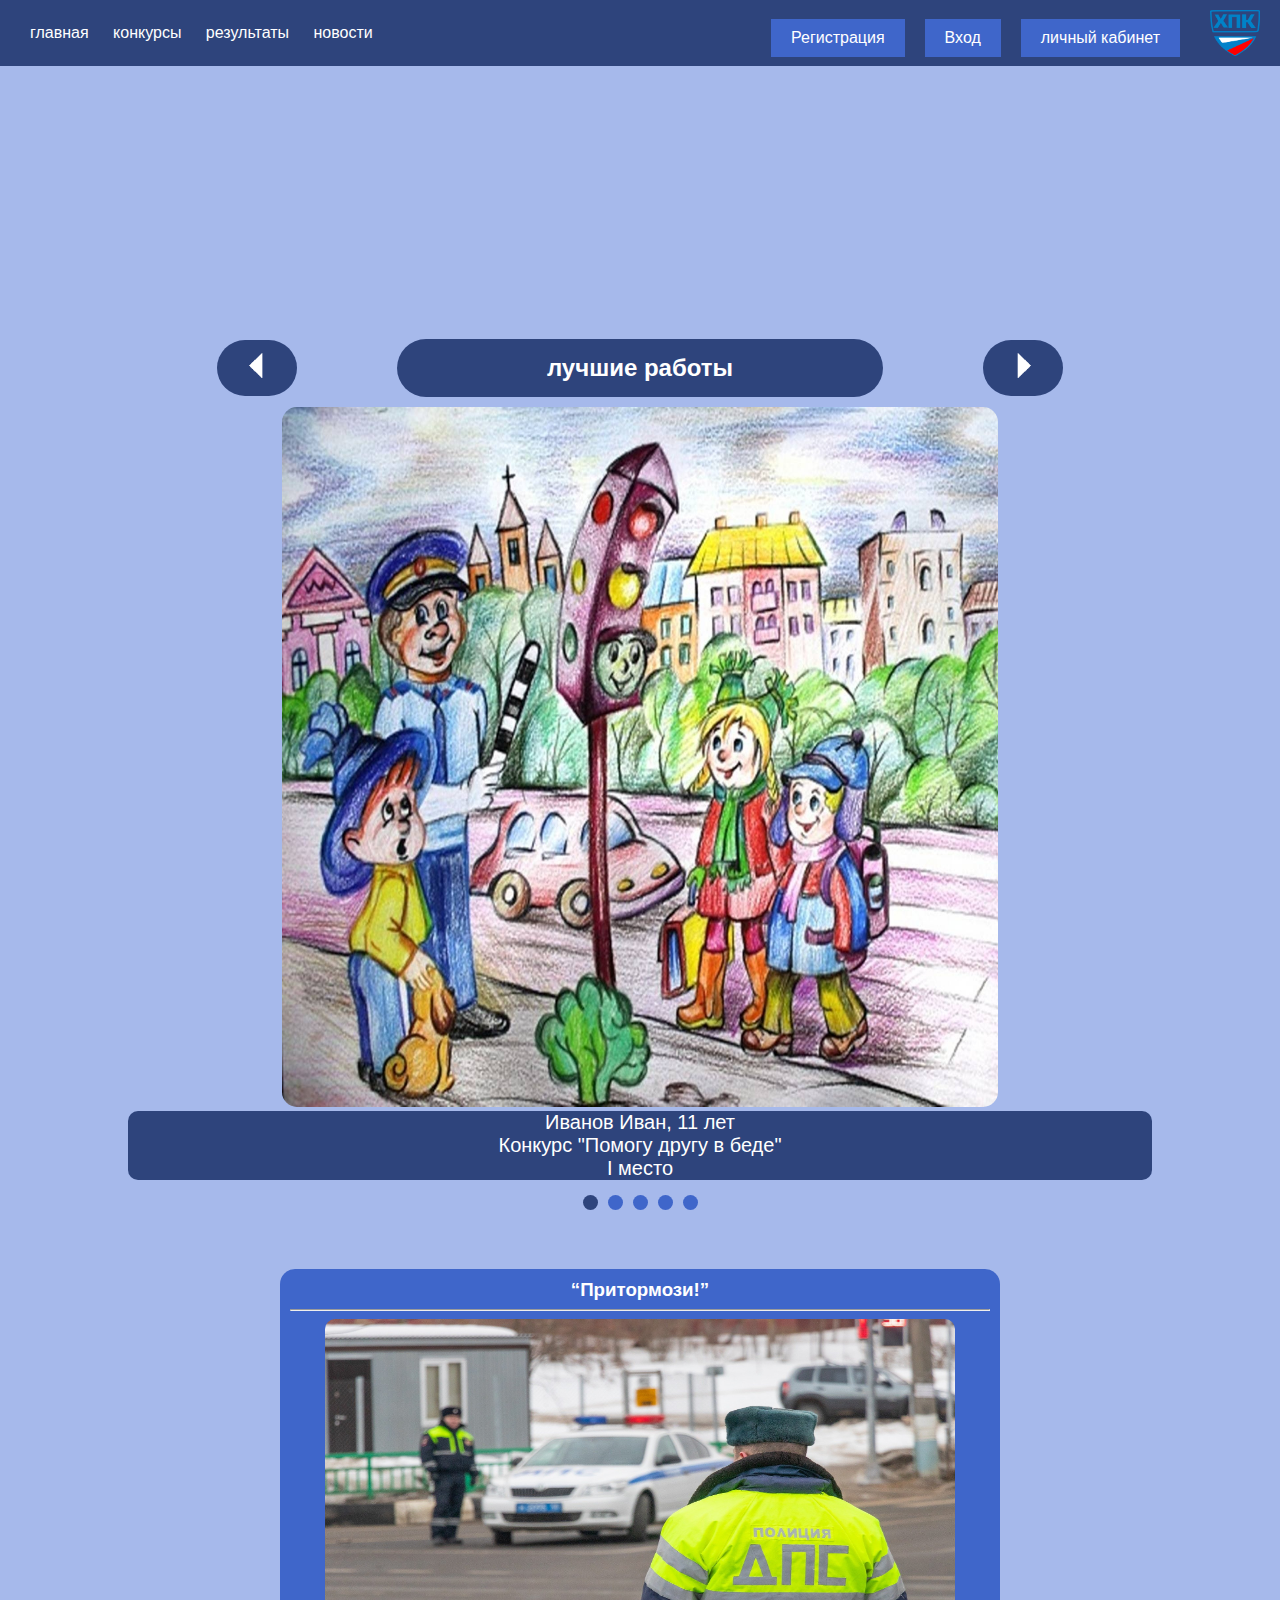
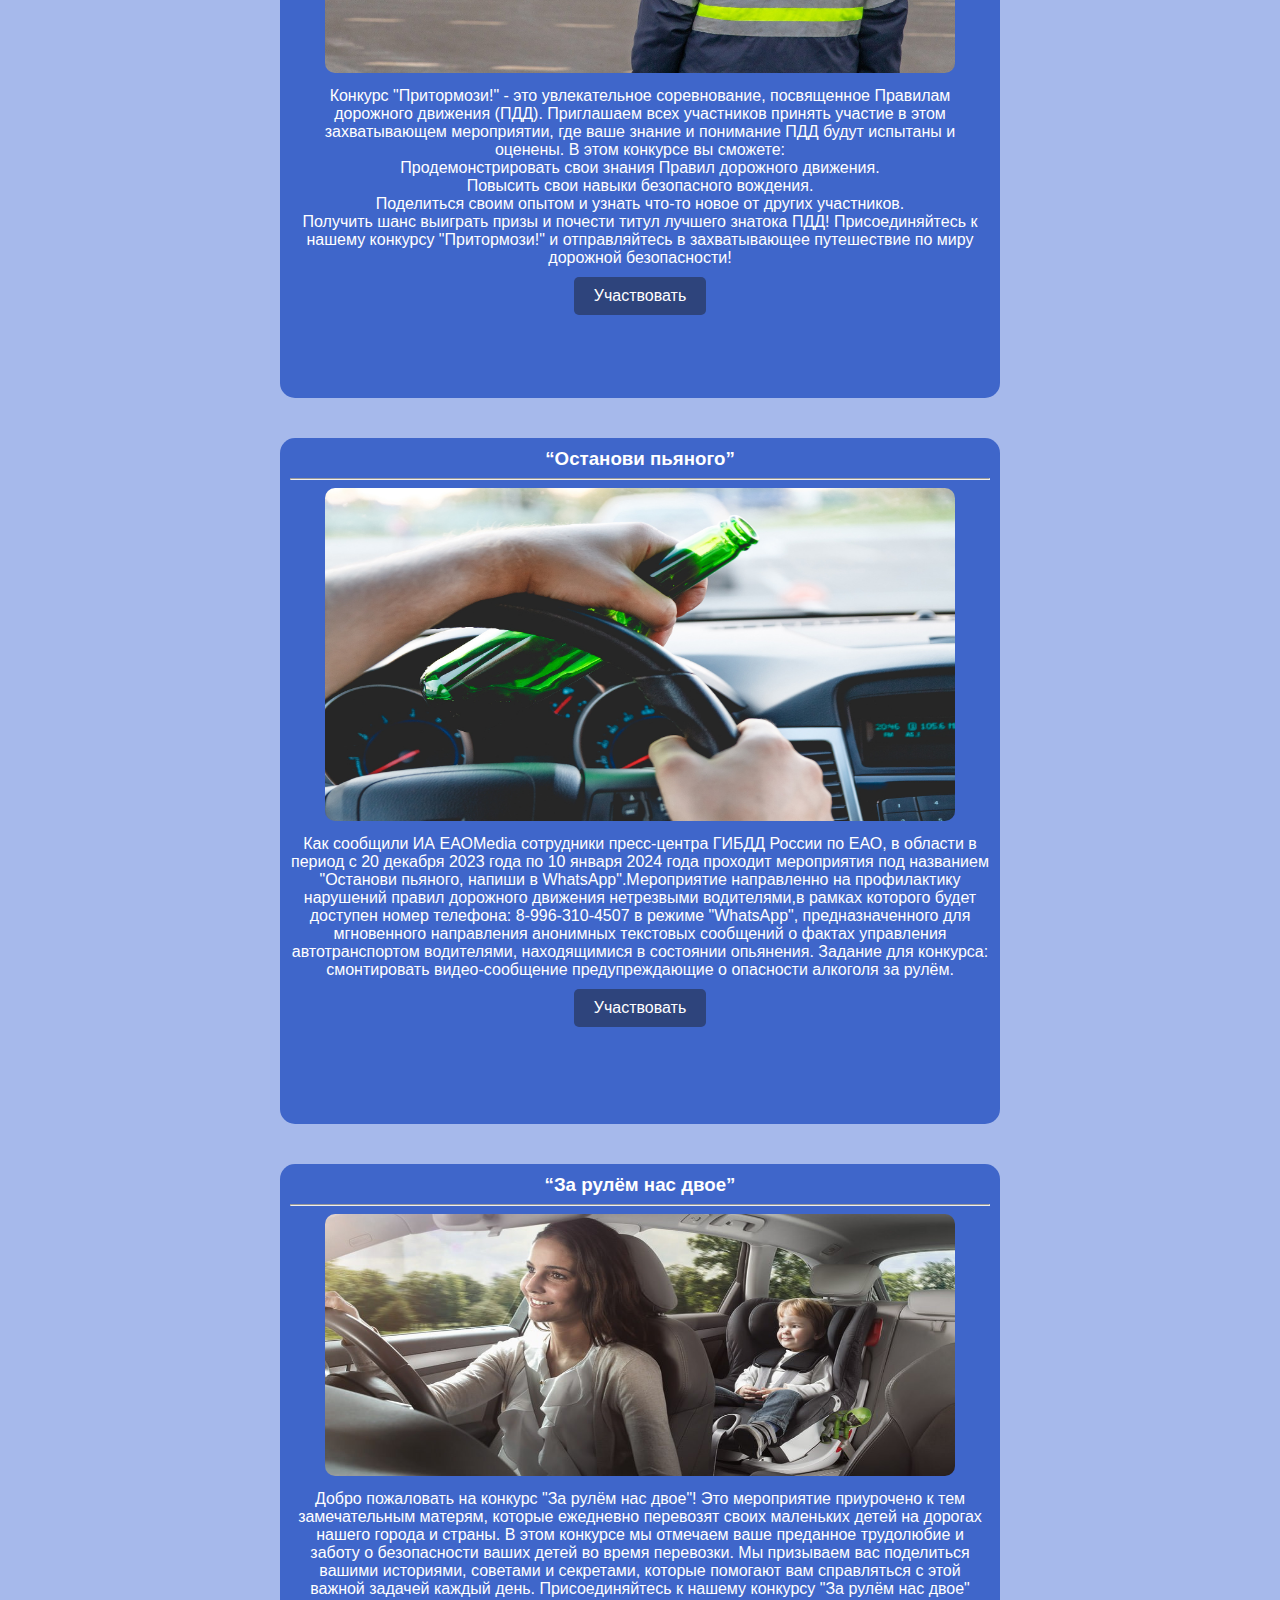
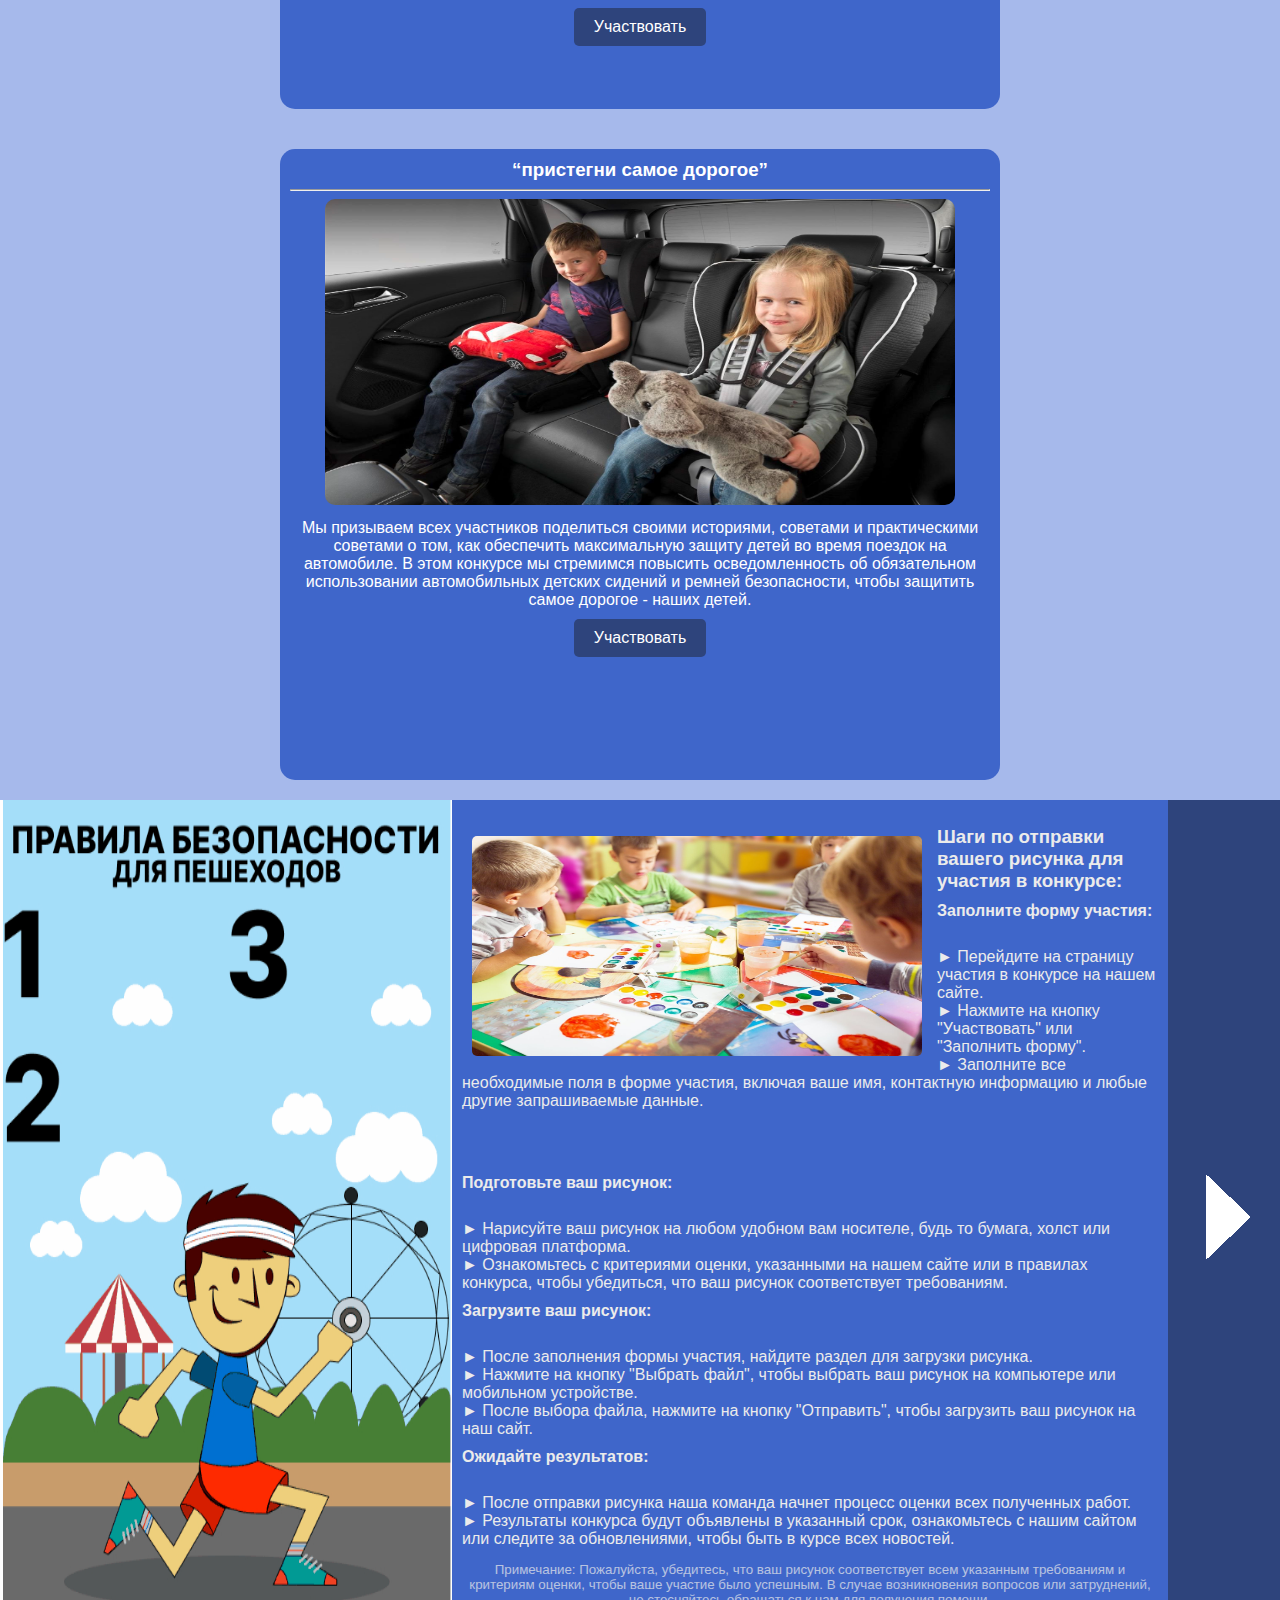
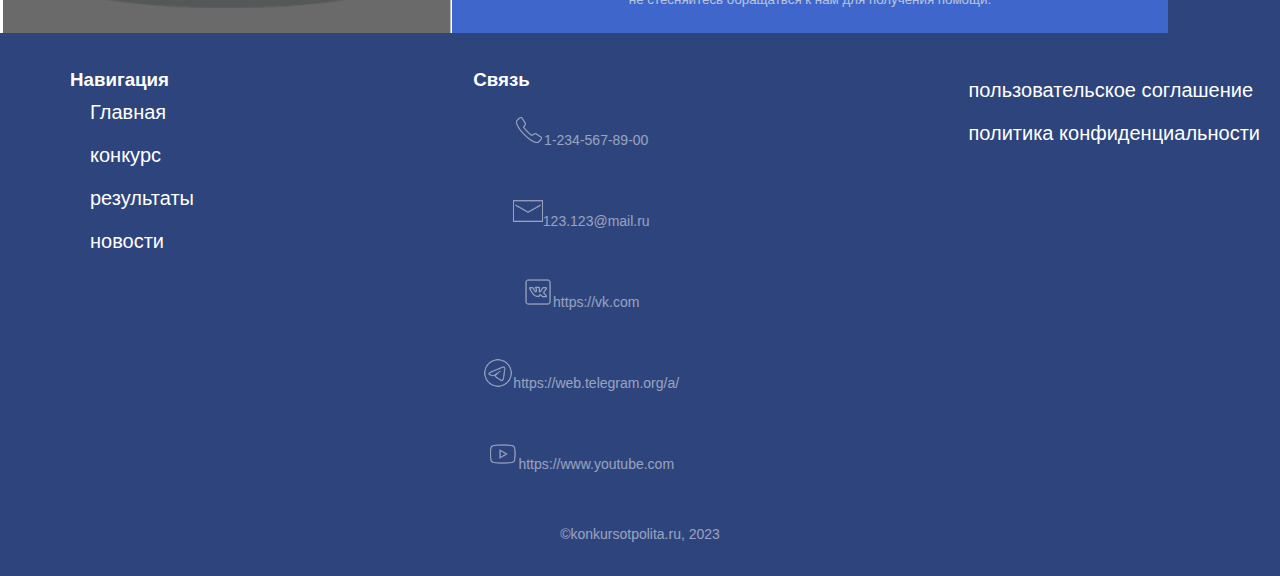
<file: index.html>
<!DOCTYPE html>
<html lang="en">
<head>
    <meta charset="UTF-8">
    <meta name="viewport" content="width=device-width, initial-scale=1.0">
    <title>Мой сайт</title>
    <link rel="stylesheet" type="text/css" href="style.css">
</head>
<body>
<header>
   
    <nav>
        <a href="index.html">главная</a>
        <a href="konkurs.html">конкурсы</a>
        <a href="result.html">результаты</a>
        <a href="new.html">новости</a>    
    </nav>

    <a href="reg.html" class="login-btn">Регистрация</a>
    <a href="vhod.html" class="login-btn">Вход</a>
    <a href="profil.html" class="login-btn">личный кабинет</a>
    <a href="index.html"><img src="img/mainlogo.png"></a>
</header>
<div class="welcome-block">
    <h1>Добро пожаловать на сайт, где творчество встречает безопасность!</h1>
    <p>Мы - команда ГИБДД и Хакасского политехнического колледжа -
        рады приветствовать вас на платформе, где фото, видео
        и талант объединяются в конкурсах, посвященных безопасности на дорогах.
        Давайте вместе создадим пространство, где каждый кадр и каждая идея не только вдохновляют,
        но и способствуют повышению осведомленности о правилах дорожного движения.
        Добро пожаловать в мир творчества с целью - вашей безопасности!</p>
</div>
<div class="slider-container">
    <div class="slider">
        <div class="slide-container">
            <button onclick="prevSlide()" class="slide-btn"><img src="img/icons8-sort-leftw-100.png"></button>
            <div class="text-slide">лучшие работы</div>
            <button onclick="nextSlide()" class="slide-btn"><img src="img/icons8-sort-rightw-100.png"></button>
        </div>
        <div class="slide slide1">
            <img src="img/slide2.jpg" alt="Slide 1"><div class="slide-text">
            <p> Иванов Иван, 11 лет
            <br>Конкурс "Помогу другу в беде"
            <br> I место</p>
        </div>
        </div>
        <div class="slide">
           <img src="img/slide1.jpg" alt="Slide 2"><div class="slide-text">
            <p> Сергеева Ева, 10 лет
            <br>Конкурс "Помогу другу в беде"
            <br> II место</p></div>
        </div>
        <div class="slide">
           <img src="img/slide3.jpg" alt="Slide 3"><div class="slide-text"> <p>
            Сидоров Кирилл, 13 лет
            <br>Конкурс "Притормози!"
            <br> I место</p></div>
        </div>
        <div class="slide">
           <img src="img/slide4.jpg" alt="Slide 4"><div class="slide-text"> 
            <p>Смирнов Андрей, 9 лет
            <br>Конкурс "внимание к дороге!"
            <br> I место</p></div>
        </div>
        <div class="slide">
            <img src="img/slide5.jpg" alt="Slide 5"><div class="slide-text"> 
              <p>Соболева Вика, 14 лет
              <br>Конкурс "Мой безопасный город"
              <br> I место</p></div>
          </div>
        <div class="slider-dots"></div>

    </div>
</div>

<div class="blocks">
    <div class="block">
        <h3>“Притормози!”</h3>
        <hr>
        <img src="img/block1.jpg" alt="Image 1">
        <p>
Конкурс "Притормози!" - это увлекательное соревнование, посвященное Правилам дорожного движения (ПДД). Приглашаем всех участников принять участие в этом захватывающем мероприятии, где ваше знание и понимание ПДД будут испытаны и оценены.

В этом конкурсе вы сможете:

<br>Продемонстрировать свои знания Правил дорожного движения.
<br>Повысить свои навыки безопасного вождения.
<br>Поделиться своим опытом и узнать что-то новое от других участников.
<br>Получить шанс выиграть призы и почести титул лучшего знатока ПДД!
Присоединяйтесь к нашему конкурсу "Притормози!" и отправляйтесь в захватывающее путешествие по миру дорожной безопасности!</p>
<a href="zayavka.html"><button>Участвовать</button></a>
    </div>
    <div class="block">
        <h3>“Останови пьяного”</h3>
        <hr>
        <img src="img/block2.jpg" alt="Image 2">
        <p>Как сообщили ИА ЕАОMedia сотрудники пресс-центра ГИБДД России по ЕАО, в области в период
с 20 декабря 2023 года по 10 января 2024 года проходит мероприятия под названием
"Останови пьяного, напиши в WhatsApp".Мероприятие направленно на профилактику нарушений
правил дорожного движения нетрезвыми водителями,в рамках которого будет доступен номер
телефона: 8-996-310-4507 в режиме "WhatsApp", предназначенного для мгновенного направления
анонимных текстовых сообщений о фактах управления автотранспортом водителями,
находящимися в состоянии опьянения.

Задание для конкурса: смонтировать видео-сообщение предупреждающие о опасности алкоголя
за рулём.</p>
        <a href="zayavka.html"><button>Участвовать</button></a>
    </div>
    <div class="block">
        <h3>“За рулём нас двое”</h3>
        <hr>
        <img src="img/block3.jpg" alt="Image 3">
        <p>
Добро пожаловать на конкурс "За рулём нас двое"! Это мероприятие приурочено к тем замечательным матерям, которые ежедневно перевозят своих маленьких детей на дорогах нашего города и страны.

В этом конкурсе мы отмечаем ваше преданное трудолюбие и заботу о безопасности ваших детей во время перевозки. Мы призываем вас поделиться вашими историями, советами и секретами, которые помогают вам справляться с этой важной задачей каждый день.

Присоединяйтесь к нашему конкурсу "За рулём нас двое"</p>
<a href="zayavka.html"><button>Участвовать</button></a>
    </div>
    <div class="block">
        <h3>“пристегни
самое дорогое”</h3>
<hr>
        <img src="img/block4.jpg" alt="Image 4">
        <p>Мы призываем всех участников поделиться своими историями, советами и практическими советами о том, как обеспечить максимальную защиту детей во время поездок на автомобиле. В этом конкурсе мы стремимся повысить осведомленность об обязательном использовании автомобильных детских сидений и ремней безопасности, чтобы защитить самое дорогое - наших детей.</p>
        <a href="zayavka.html"><button>Участвовать</button></a>
    </div>
</div>
<div class="giver">
    <img src="Гифка с Gifius.ru.gif">
        <div class="znaki">
            <div class="znak" style="display: block;">
                <p><img src="img/znak-first.jpeg"><h3>Шаги по отправки вашего рисунка для участия в конкурсе:</h3>
                    <h4>Заполните форму участия:</h4>
<br>► Перейдите на страницу участия в конкурсе на нашем сайте.
<br>► Нажмите на кнопку "Участвовать" или "Заполнить форму".
<br>► Заполните все необходимые поля в форме участия, включая ваше имя, контактную информацию и любые другие запрашиваемые данные.
<br>
<br>
<br>
<br><h4>Подготовьте ваш рисунок:</h4>

<br>► Нарисуйте ваш рисунок на любом удобном вам носителе, будь то бумага, холст или цифровая платформа.
<br>► Ознакомьтесь с критериями оценки, указанными на нашем сайте или в правилах конкурса, чтобы убедиться, что ваш рисунок соответствует требованиям.
<br><h4>Загрузите ваш рисунок:</h4>

<br>► После заполнения формы участия, найдите раздел для загрузки рисунка.
<br>► Нажмите на кнопку "Выбрать файл", чтобы выбрать ваш рисунок на компьютере или мобильном устройстве.
<br>► После выбора файла, нажмите на кнопку "Отправить", чтобы загрузить ваш рисунок на наш сайт.

<br><h4>Ожидайте результатов:</h4>

<br>► После отправки рисунка наша команда начнет процесс оценки всех полученных работ.
<br>► Результаты конкурса будут объявлены в указанный срок, ознакомьтесь с нашим сайтом или следите за обновлениями, чтобы быть в курсе всех новостей.
<small><p style="text-align: center; opacity: 0.7;">Примечание: Пожалуйста, убедитесь, что ваш рисунок соответствует всем указанным требованиям и критериям оценки, чтобы ваше участие было успешным. В случае возникновения вопросов или затруднений, не стесняйтесь обращаться к нам для получения помощи.</p></small>
                </p>
            </div>
            <div class="znak" style="display: none;">
                <p><img src="img/znak-second.jpg"><h3>Шаги по отправке вашей видео работы для участия в конкурсе:</h3>

<br><h4>Заполните форму участия:</h4>

<br>► Перейдите на страницу участия в конкурсе на нашем сайте.
<br>► Нажмите на кнопку "Участвовать".
<br>► Заполните все необходимые поля в форме участия, включая ваше имя, контактную информацию и любые другие запрашиваемые данные.
<br>
<br>

<br><h4>Снимите ваше видео:</h4>

<br>► Подготовьте вашу видео работу в соответствии с тематикой и требованиями конкурса.
<br>► Снимите ваше видео с помощью камеры или мобильного устройства.
<br>► Ознакомьтесь с критериями оценки, указанными на нашем сайте или в правилах конкурса, чтобы убедиться, что ваше видео соответствует требованиям.
<br><h4>Загрузите ваше видео:</h4>

<br>► После заполнения формы участия, найдите раздел для загрузки видео работы.
<br>► Нажмите на кнопку "Выбрать файл", чтобы выбрать ваше видео на компьютере или мобильном устройстве.
После выбора файла, нажмите на кнопку "Отправить", чтобы загрузить ваше видео на наш сайт.

Ожидайте результатов:

<br>► После отправки вашей видео работы наша команда начнет процесс оценки всех полученных работ.
<br>► Результаты конкурса будут объявлены в указанный срок, ознакомьтесь с нашим сайтом или следите за обновлениями, чтобы быть в курсе всех новостей.
<small><p style="text-align: center; opacity: 0.7;">Примечание: Пожалуйста, убедитесь, что ваш рисунок соответствует всем указанным требованиям и критериям оценки, чтобы ваше участие было успешным. В случае возникновения вопросов или затруднений, не стесняйтесь обращаться к нам для получения помощи.</p></small></p>
            </div>
            <div class="znak" style="display: none;">
                <p><img src="img/znak-three.jpeg">
                    <h3>Шаги по отправке вашей фото работы для участия в конкурсе:</h3>

<br><h4>Заполните форму участия:</h4>

<br>► Перейдите на страницу участия в конкурсе на нашем сайте.
<br>► Нажмите на кнопку "Участвовать" или "Заполнить форму".
<br>► Заполните все необходимые поля в форме участия, включая ваше имя, контактную информацию и любые другие запрашиваемые данные.
<br>
<br>
<br><h4>Сделайте фото вашей работы:</h4>

<br>► Подготовьте вашу фото работу в соответствии с тематикой и требованиями конкурса.
<br>► Сделайте фото вашей работы с помощью камеры или мобильного устройства.
<br>► Ознакомьтесь с критериями оценки, указанными на нашем сайте или в правилах конкурса, чтобы убедиться, что ваше фото соответствует требованиям.
<br><h4>Загрузите ваше фото:</h4>

<br>► После заполнения формы участия, найдите раздел для загрузки фото работы.
<br>► Нажмите на кнопку "Выбрать файл" или аналогичную, чтобы выбрать ваше фото на компьютере или мобильном устройстве.
<br>► После выбора файла, нажмите на кнопку "Загрузить" или "Отправить", чтобы загрузить ваше фото на наш сайт.

<br><h4>Ожидайте результатов:</h4>

<br>► После отправки вашей фото работы наша команда начнет процесс оценки всех полученных работ.
<br>► Результаты конкурса будут объявлены в указанный срок, ознакомьтесь с нашим сайтом или следите за обновлениями, чтобы быть в курсе всех новостей.
<small><p style="text-align: center; opacity: 0.7;">Примечание: Пожалуйста, убедитесь, что ваш рисунок соответствует всем указанным требованиям и критериям оценки, чтобы ваше участие было успешным. В случае возникновения вопросов или затруднений, не стесняйтесь обращаться к нам для получения помощи.</p></small>

                </p></div>
        </div>
        <button id="nextButton" class="znak-btn"><img src="img/icons8-sort-rightw-100.png"></button>
</div>
<footer>
    <nav>
        
        <ul class="navigacia">
            <h3>Навигация</h3>
           <ol><a href="index.html"> Главная</a></ol>
           <ol><a href="konkurs.html">конкурс</a></ol>
           <ol><a href="result.html">результаты</a></ol>
           <ol><a href="new.html">новости</a></ol>
        </ul>
        <ul class="content">
            <h3>Связь</h3>

            <ol><p><img src="img/icons8-телефон-50.png">1-234-567-89-00</p></ol>
            <ol><p><img src="img/icons8-почта-50.png">123.123@mail.ru</p></ol>
            <ol><p><img src="img/icons8-vk-50.png">https://vk.com</p></ol>
            <ol><p><img src="img/icons8-телеграм-50.png">https://web.telegram.org/a/</p></ol>
            <ol><p><img src="img/icons8-youtube-50.png">https://www.youtube.com</p></ol>

        </ul>
        <ul class="polit">
            <ol><a href="#">пользовательское соглашение</a></ol>
            <ol><a href="#">политика конфиденциальности</a></ol>
        </ul>
    </nav>
    <p>©konkursotpolita.ru, 2023</p>
</footer>

<script src="script.js"></script>
   


</body>
</html>
</file>
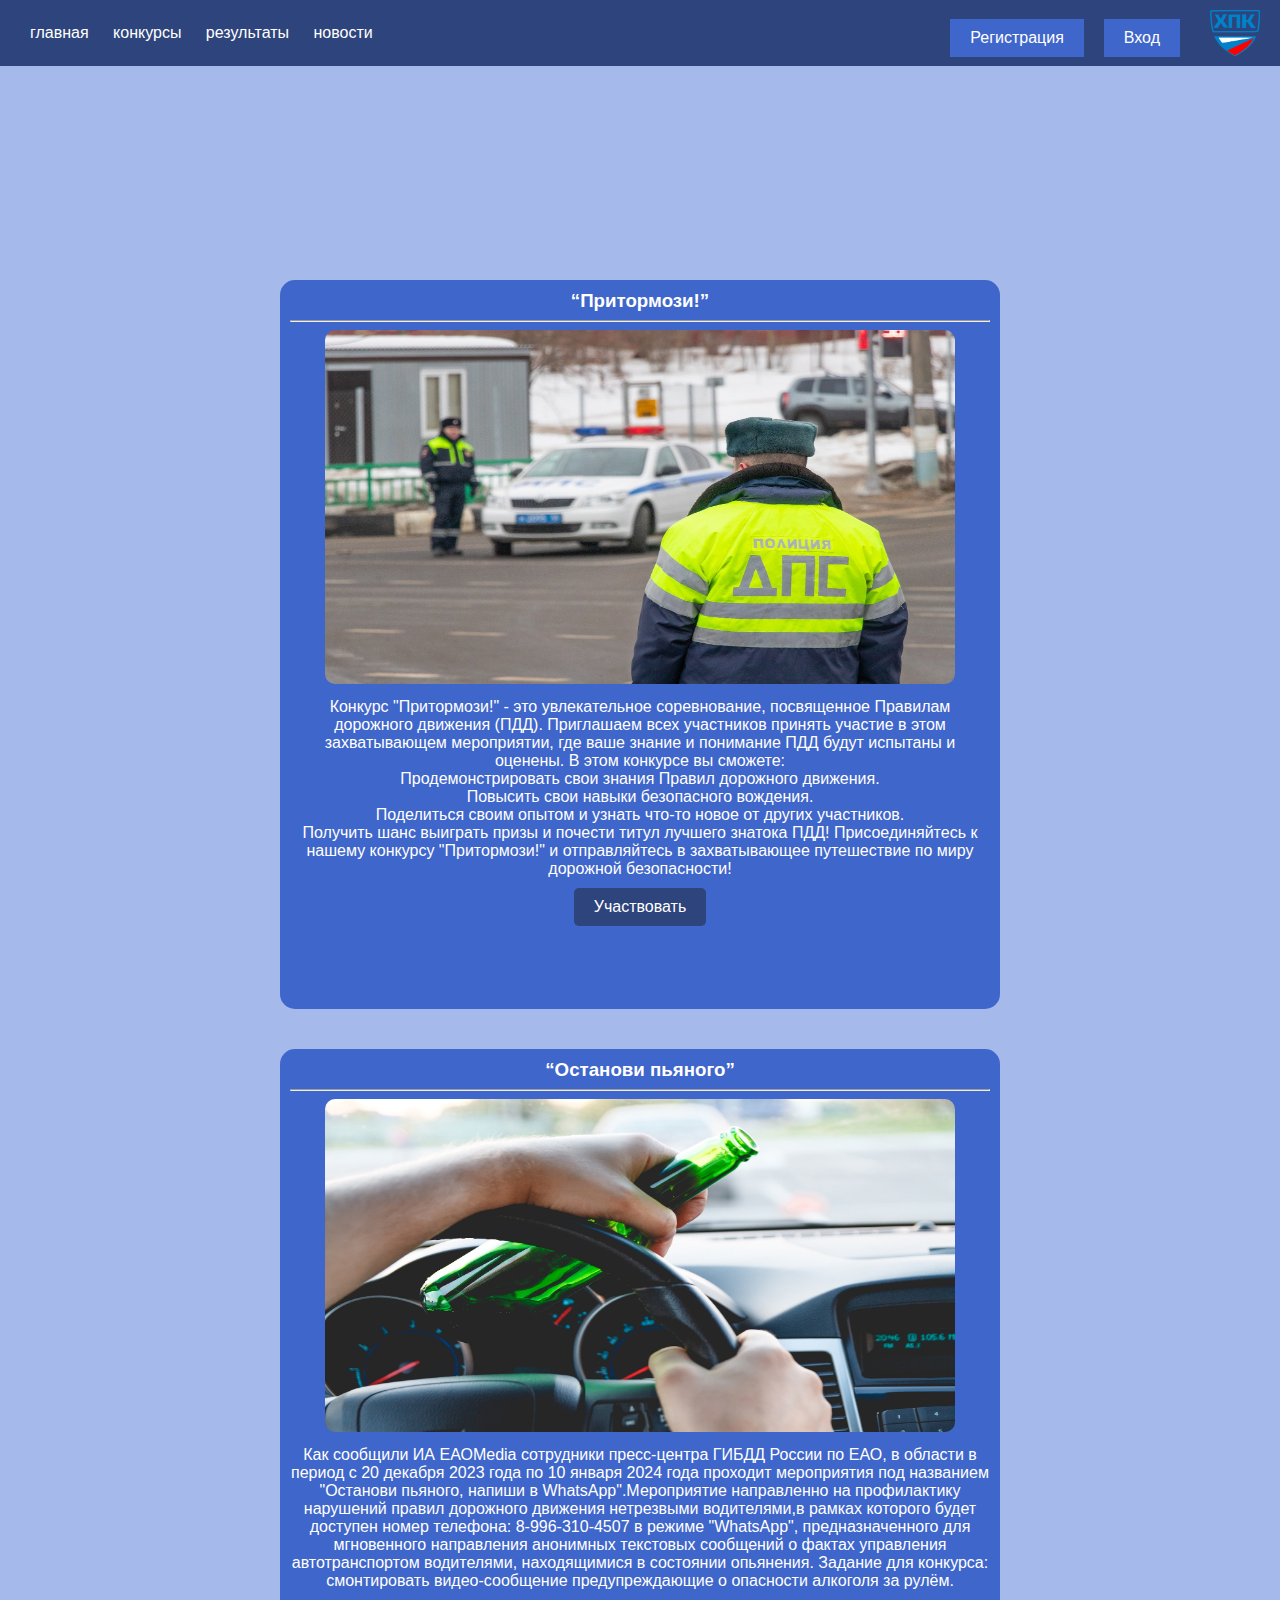
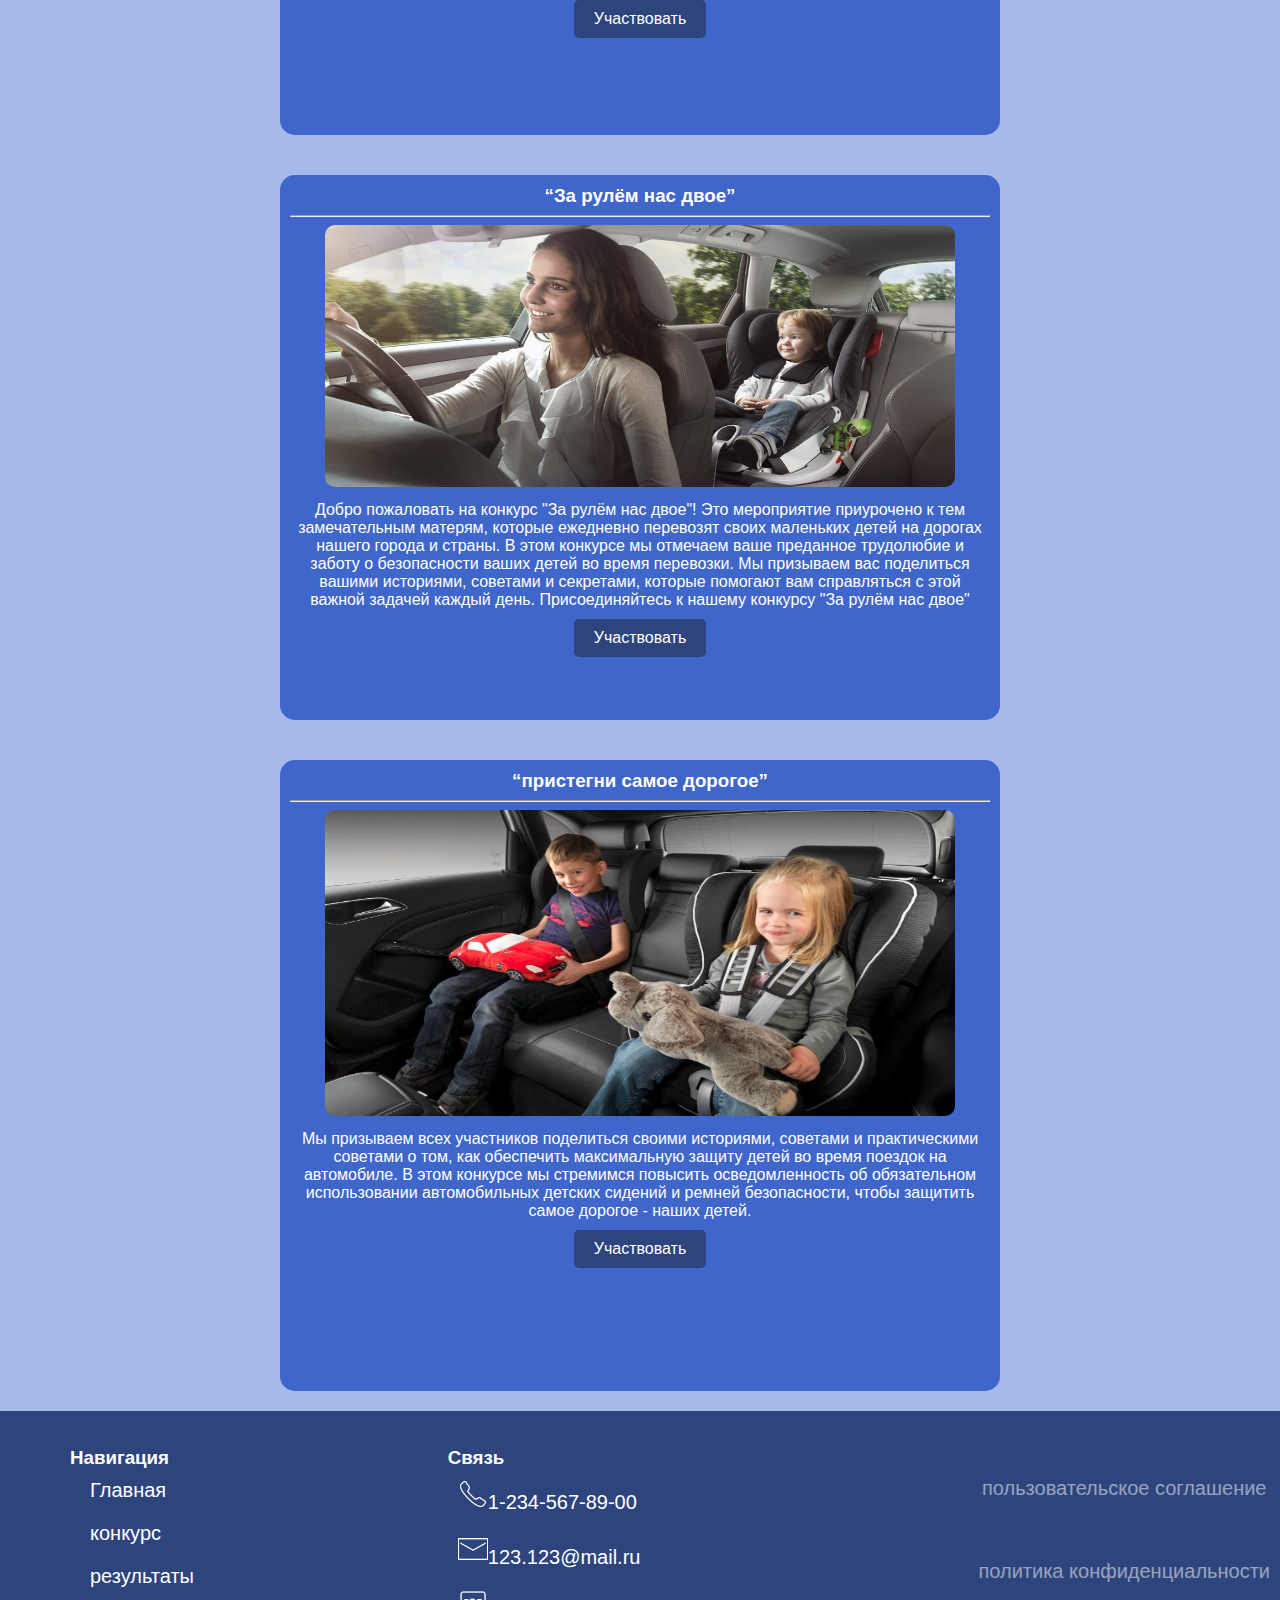
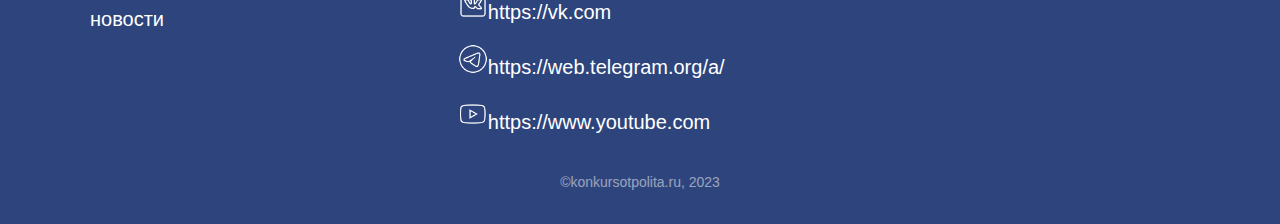
<file: konkurs.html>
<!DOCTYPE html>
<html lang="en">
<head>
    <meta charset="UTF-8">
    <meta name="viewport" content="width=device-width, initial-scale=1.0">
    <title>Мой сайт</title>
    <link rel="stylesheet" type="text/css" href="stylekonkurs.css">
</head>
<body>
<header>
   
    <nav>
        <a href="index.html">главная</a>
        <a href="konkurs.html">конкурсы</a>
        <a href="result.html">результаты</a>
        <a href="new.html">новости</a>    
    </nav>

    <a href="reg.html" class="login-btn">Регистрация</a>
    <a href="#" class="login-btn">Вход</a>
    <a href="index.html"><img src="img/mainlogo.png"></a>
</header>
<div class="welcome-block">
    <div class="headers">
        <h2 class="section-title">Конкурсы</h2>
    </div>
</div>
<div class="blocks">
    <div class="block">
        <h3>“Притормози!”</h3>
        <hr>
        <img src="img/block1.jpg" alt="Image 1">
        <p>
Конкурс "Притормози!" - это увлекательное соревнование, посвященное Правилам дорожного движения (ПДД). Приглашаем всех участников принять участие в этом захватывающем мероприятии, где ваше знание и понимание ПДД будут испытаны и оценены.

В этом конкурсе вы сможете:

<br>Продемонстрировать свои знания Правил дорожного движения.
<br>Повысить свои навыки безопасного вождения.
<br>Поделиться своим опытом и узнать что-то новое от других участников.
<br>Получить шанс выиграть призы и почести титул лучшего знатока ПДД!
Присоединяйтесь к нашему конкурсу "Притормози!" и отправляйтесь в захватывающее путешествие по миру дорожной безопасности!</p>
<a href="zayavka.html"><button>Участвовать</button></a>
    </div>
    <div class="block">
        <h3>“Останови пьяного”</h3>
        <hr>
        <img src="img/block2.jpg" alt="Image 2">
        <p>Как сообщили ИА ЕАОMedia сотрудники пресс-центра ГИБДД России по ЕАО, в области в период
с 20 декабря 2023 года по 10 января 2024 года проходит мероприятия под названием
"Останови пьяного, напиши в WhatsApp".Мероприятие направленно на профилактику нарушений
правил дорожного движения нетрезвыми водителями,в рамках которого будет доступен номер
телефона: 8-996-310-4507 в режиме "WhatsApp", предназначенного для мгновенного направления
анонимных текстовых сообщений о фактах управления автотранспортом водителями,
находящимися в состоянии опьянения.

Задание для конкурса: смонтировать видео-сообщение предупреждающие о опасности алкоголя
за рулём.</p>
<a href="zayavka.html"><button>Участвовать</button></a>
    </div>
    <div class="block">
        <h3>“За рулём нас двое”</h3>
        <hr>
        <img src="img/block3.jpg" alt="Image 3">
        <p>
Добро пожаловать на конкурс "За рулём нас двое"! Это мероприятие приурочено к тем замечательным матерям, которые ежедневно перевозят своих маленьких детей на дорогах нашего города и страны.

В этом конкурсе мы отмечаем ваше преданное трудолюбие и заботу о безопасности ваших детей во время перевозки. Мы призываем вас поделиться вашими историями, советами и секретами, которые помогают вам справляться с этой важной задачей каждый день.

Присоединяйтесь к нашему конкурсу "За рулём нас двое"</p>
<a href="zayavka.html"><button>Участвовать</button></a>
    </div>
    <div class="block">
        <h3>“пристегни
самое дорогое”</h3>
<hr>
        <img src="img/block4.jpg" alt="Image 4">
        <p>Мы призываем всех участников поделиться своими историями, советами и практическими советами о том, как обеспечить максимальную защиту детей во время поездок на автомобиле. В этом конкурсе мы стремимся повысить осведомленность об обязательном использовании автомобильных детских сидений и ремней безопасности, чтобы защитить самое дорогое - наших детей.</p>
        <a href="zayavka.html"><button>Участвовать</button></a>
    </div>
</div>
<footer>
    <nav>
        
        <ul class="navigacia">
            <h3>Навигация</h3>
           <ol><a href="index.html"> Главная</a></ol>
           <ol><a href="konkurs.html">конкурс</a></ol>
           <ol><a href="result.html">результаты</a></ol>
           <ol><a href="new.html">новости</a></ol>
        </ul>
        <ul class="content">
            <h3>Связь</h3>
            <ol><img src="img/icons8-телефон-50.png">1-234-567-89-00</ol>
            <ol><img src="img/icons8-почта-50.png">123.123@mail.ru</ol>
            <ol><img src="img/icons8-vk-50.png">https://vk.com</ol>
            <ol><img src="img/icons8-телеграм-50.png">https://web.telegram.org/a/</ol>
            <ol><img src="img/icons8-youtube-50.png">https://www.youtube.com</ol>
        </ul>
        <ul class="polit">
            <ol><p>пользовательское соглашение</p></ol>
            <ol><p>политика конфиденциальности</p></ol>
        </ul>
    </nav>
    <p>©konkursotpolita.ru, 2023</p>
</footer>

<script src="script.js"></script>
   


</body>
</html>
</file>
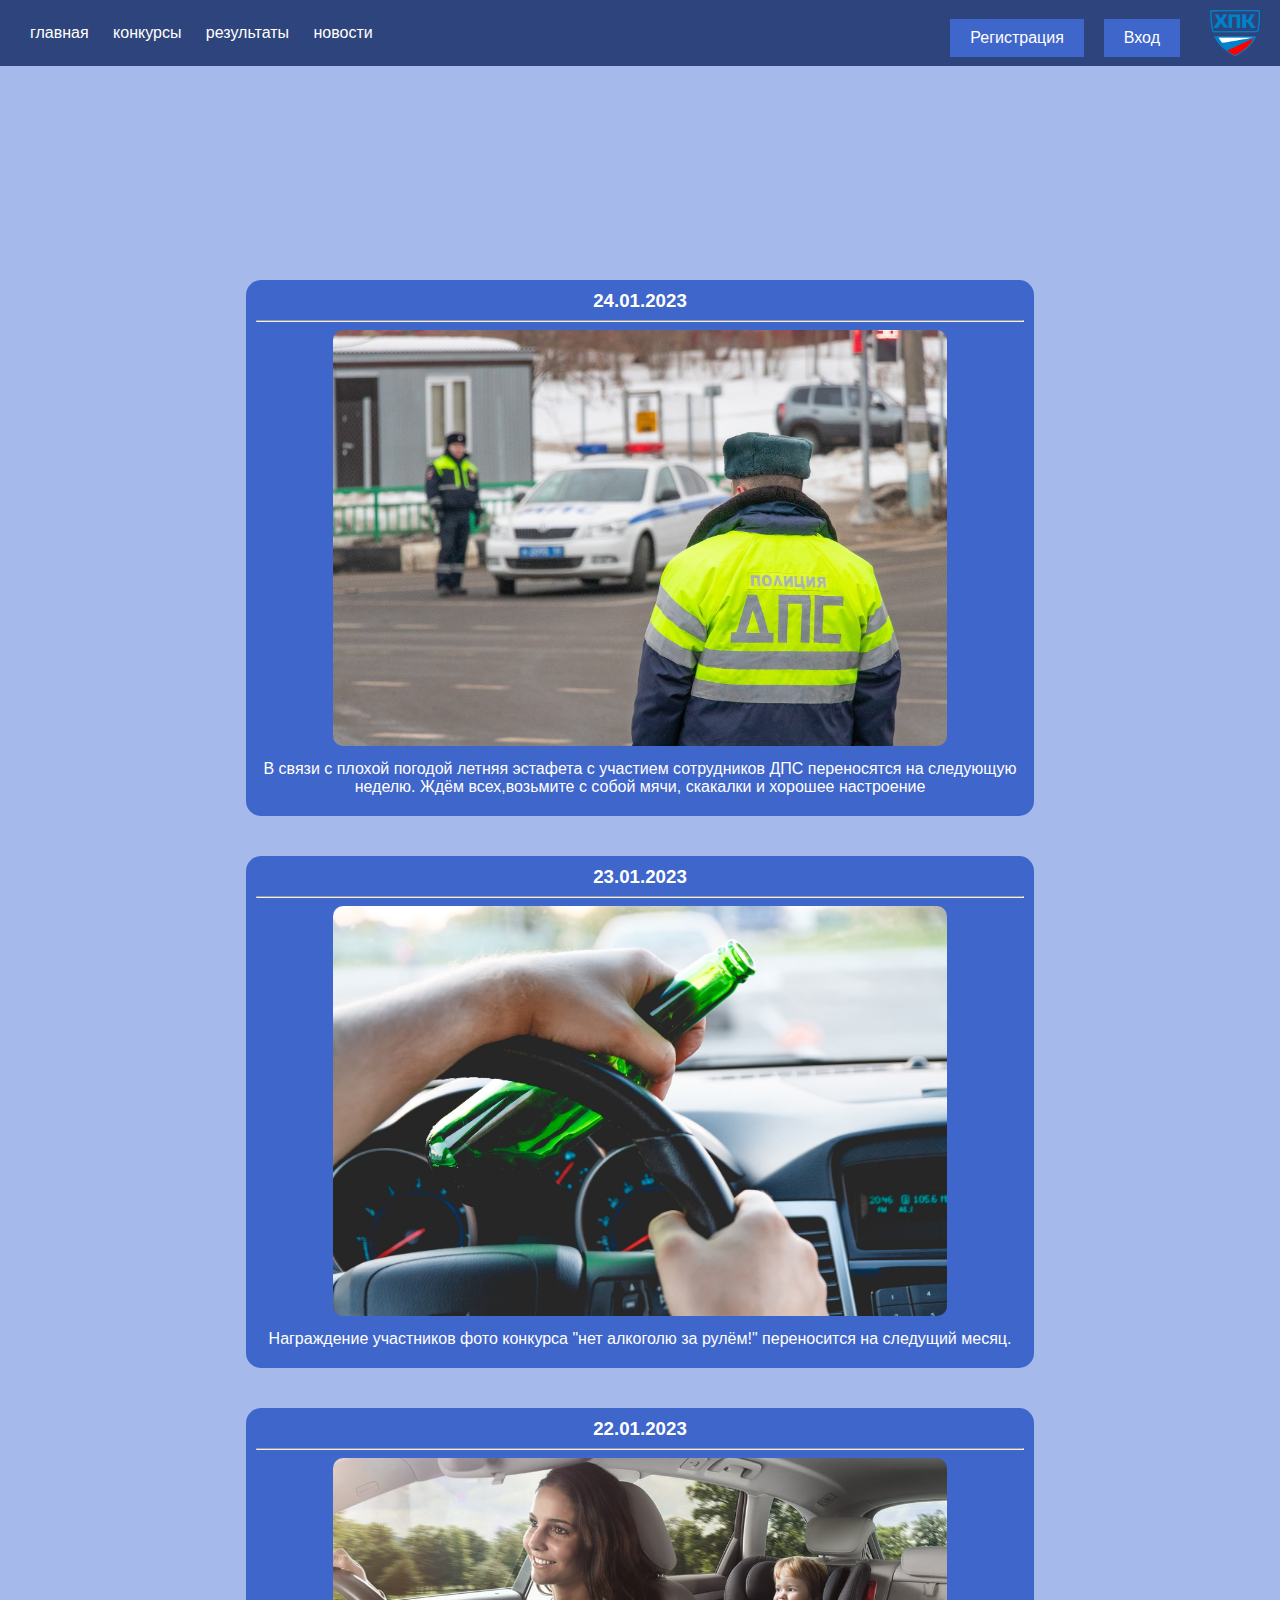
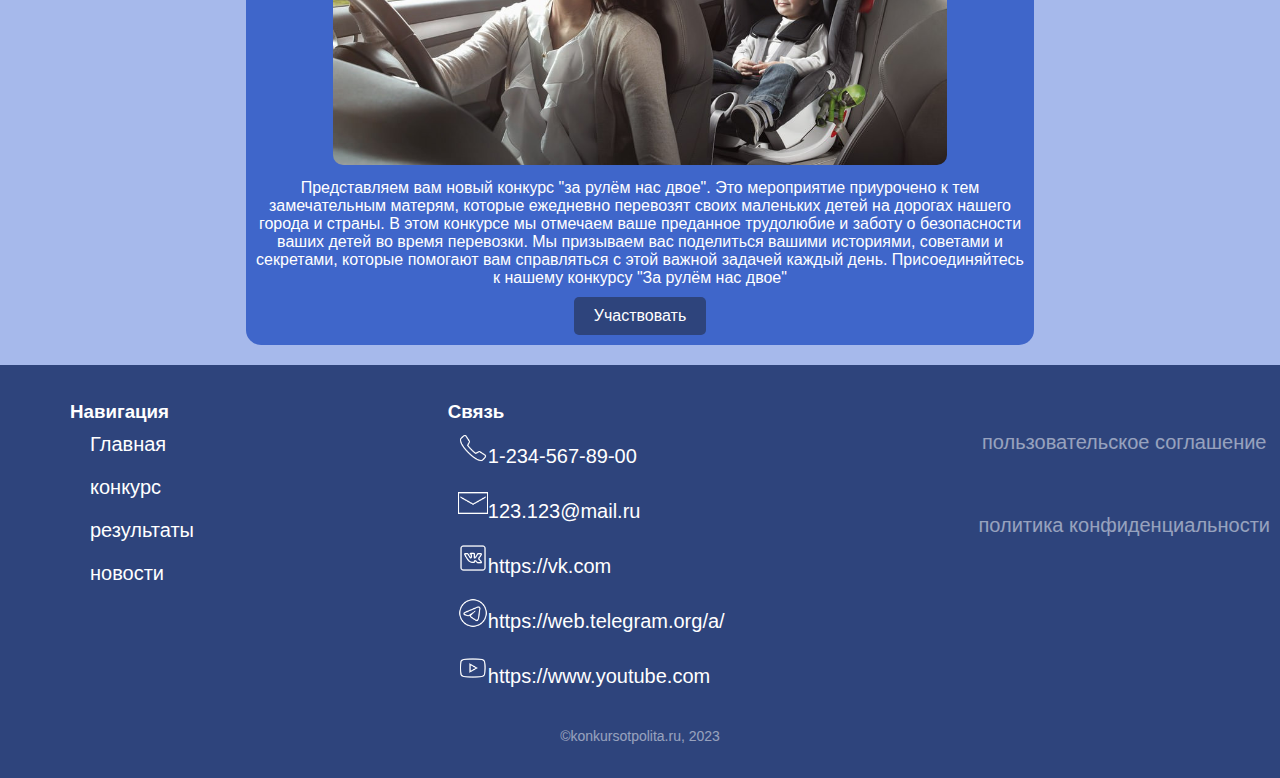
<file: new.html>
<!DOCTYPE html>
<html lang="en">
<head>
    <meta charset="UTF-8">
    <meta name="viewport" content="width=device-width, initial-scale=1.0">
    <title>Мой сайт</title>
    <link rel="stylesheet" type="text/css" href="stylenew.css">
</head>
<body>
<header>
   
    <nav>
        <a href="index.html">главная</a>
        <a href="konkurs.html">конкурсы</a>
        <a href="result.html">результаты</a>
        <a href="new.html">новости</a>    
    </nav>

    <a href="reg.html" class="login-btn">Регистрация</a>
    <a href="#" class="login-btn">Вход</a>
    <a href="index.html"><img src="img/mainlogo.png"></a>
</header>
<div class="welcome-block">
    <div class="headers">
        <h2 class="section-title">Новости</h2>
    </div>
</div>
<div class="blocks">
    <div class="block">
        <h3>24.01.2023</h3>
        <hr>
        <img src="img/block1.jpg" alt="Image 1">
        <p>
В связи с плохой погодой летняя эстафета с участием сотрудников ДПС переносятся на следующую неделю. Ждём всех,возьмите с собой мячи, скакалки и хорошее настроение</p>
    </div>
    <div class="block">
        <h3>23.01.2023</h3>
        <hr>
        <img src="img/block2.jpg" alt="Image 2">
        <p>Награждение участников фото конкурса "нет алкоголю за рулём!" переносится на следущий месяц. </p>
    </div>
    <div class="block">
        <h3>22.01.2023</h3>
        <hr>
        <img src="img/block3.jpg" alt="Image 3">
        <p>
Представляем вам новый конкурс "за рулём нас двое". Это мероприятие приурочено к тем замечательным матерям, которые ежедневно перевозят своих маленьких детей на дорогах нашего города и страны.

В этом конкурсе мы отмечаем ваше преданное трудолюбие и заботу о безопасности ваших детей во время перевозки. Мы призываем вас поделиться вашими историями, советами и секретами, которые помогают вам справляться с этой важной задачей каждый день.

Присоединяйтесь к нашему конкурсу "За рулём нас двое"</p>
<a href="zayavka.html"><button>Участвовать</button></a>
    </div>
<footer>
    <nav>
        
        <ul class="navigacia">
            <h3>Навигация</h3>
           <ol><a href="index.html"> Главная</a></ol>
           <ol><a href="konkurs.html">конкурс</a></ol>
           <ol><a href="result.html">результаты</a></ol>
           <ol><a href="new.html">новости</a></ol>
        </ul>
        <ul class="content">
            <h3>Связь</h3>
            <ol><img src="img/icons8-телефон-50.png">1-234-567-89-00</ol>
            <ol><img src="img/icons8-почта-50.png">123.123@mail.ru</ol>
            <ol><img src="img/icons8-vk-50.png">https://vk.com</ol>
            <ol><img src="img/icons8-телеграм-50.png">https://web.telegram.org/a/</ol>
            <ol><img src="img/icons8-youtube-50.png">https://www.youtube.com</ol>
        </ul>
        <ul class="polit">
            <ol><p>пользовательское соглашение</p></ol>
            <ol><p>политика конфиденциальности</p></ol>
        </ul>
    </nav>
    <p>©konkursotpolita.ru, 2023</p>
</footer>

<script src="script.js"></script>
   


</body>
</html>
</file>
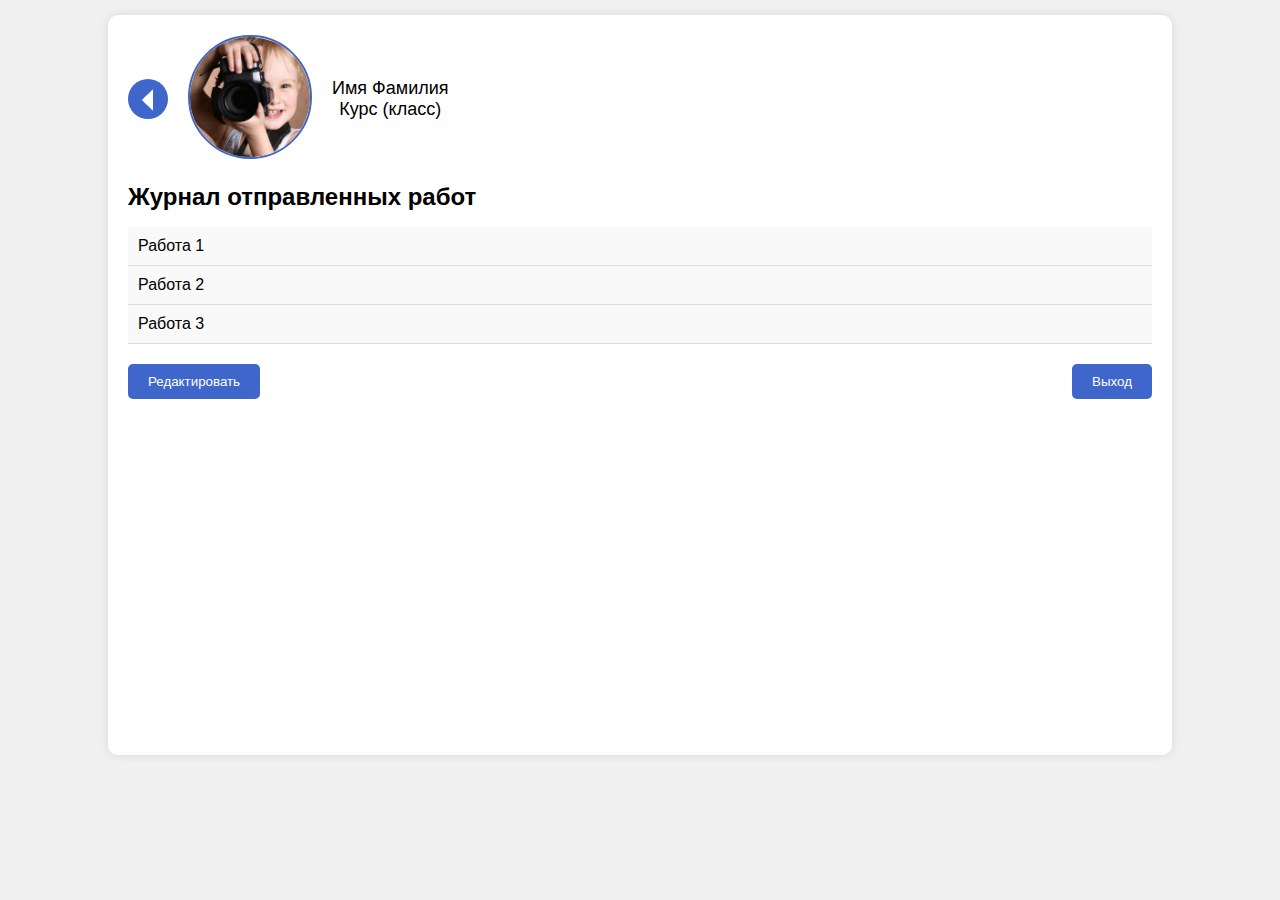
<file: profil.html>
<!DOCTYPE html>
<html lang="en">
<head>
    <meta charset="UTF-8">
    <meta name="viewport" content="width=device-width, initial-scale=1.0">
    <title>Мой сайт</title>
    <link rel="stylesheet" type="text/css" href="styleprofil.css">
</head>
<body>

    <div class="main-container">
        <div class="headers">
            <a href="index.html" class="back-button"><img src="img/icons8-sort-leftw-100.png"></a>
            <div class="avatar-container">
                <input type="file" id="avatar-upload" hidden>
                <label for="avatar-upload" class="avatar-label">
                    <img src="img/znak-three.jpeg" alt="Avatar" class="avatar" id="avatar">
                </label>
            </div>
            <div class="user-info">
                <div class="user-name">Имя Фамилия</div>
                <div class="user-class">Курс (класс)</div>
            </div>
        </div>
        <div class="work-journal">
            <h2>Журнал отправленных работ</h2>
            <ul>
                <li>Работа 1</li>
                <li>Работа 2</li>
                <li>Работа 3</li>
            </ul>
        </div>
        <div class="footer">
            <button class="edit-button">Редактировать</button>
            <a href="vhod.html"><button class="logout-button">Выход</button></a>
        </div>
    </div>
</body>
</html>
</file>
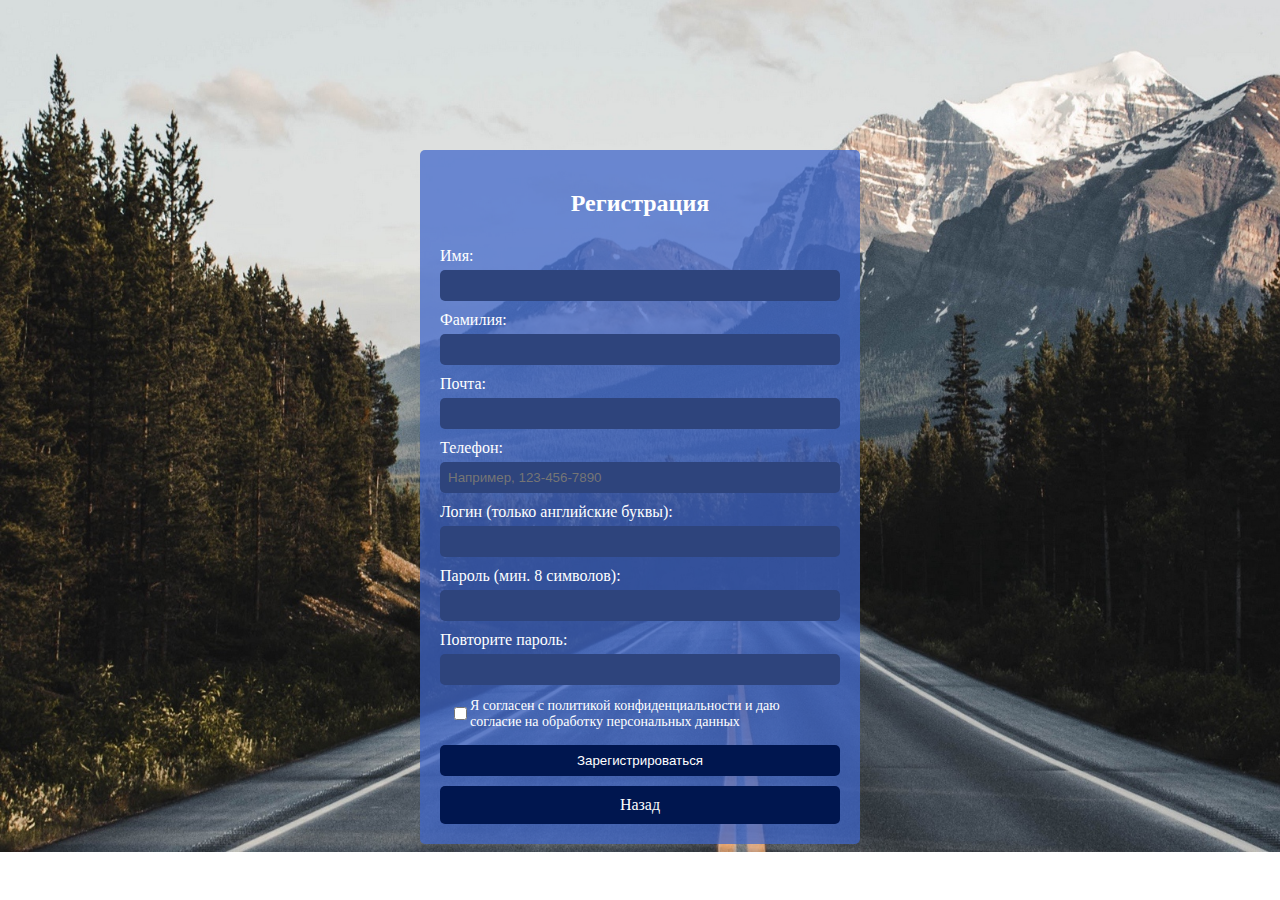
<file: reg.html>
<!DOCTYPE html>
<html lang="en">
<head>
    <meta charset="UTF-8">
    <meta name="viewport" content="width=device-width, initial-scale=1.0">
    <link rel="stylesheet" href="stylereg.css">
    <title>Register</title>
</head>
<body>
    <div class="form-container">
        <h2>Регистрация</h2>
        <form>
          <label for="first-name">Имя:</label>
          <input type="text" id="first-name" name="first-name" required>
          
          <label for="last-name">Фамилия:</label>
          <input type="text" id="last-name" name="last-name" required>
          
          <label for="email">Почта:</label>
          <input type="email" id="email" name="email" required>
          
          <label for="phone">Телефон:</label>
          <input type="tel" id="phone" name="phone" pattern="[0-9]{3}-[0-9]{3}-[0-9]{4}" placeholder="Например, 123-456-7890" required>
          
          <label for="login">Логин (только английские буквы):</label>
          <input type="text" id="login" name="login" pattern="[A-Za-z0-9]+" title="Логин должен содержать только английские буквы и цифры" required>
          
          <label for="password">Пароль (мин. 8 символов):</label>
          <input type="password" id="password" name="password" minlength="8" required>
          
          <label for="confirm-password">Повторите пароль:</label>
          <input type="password" id="confirm-password" name="confirm-password" minlength="8" required>
          <div class="checkboxFlex" style="display: flex; text-align: left;">
            <input class="checkbox" type="checkbox">
            <label style="margin-top: 3px; font-size: 14px; color: white;" for="checkbox">Я согласен с политикой конфиденциальности и даю согласие на обработку персональных данных</label>
            </div>
          
          <button type="submit">Зарегистрироваться</button>
          <a href="index.html" style="text-decoration: none; color:white;">Назад</a>
        </form>
      </div>
    <script src="scriptreg.js"></script>
</body>
</html>
</file>
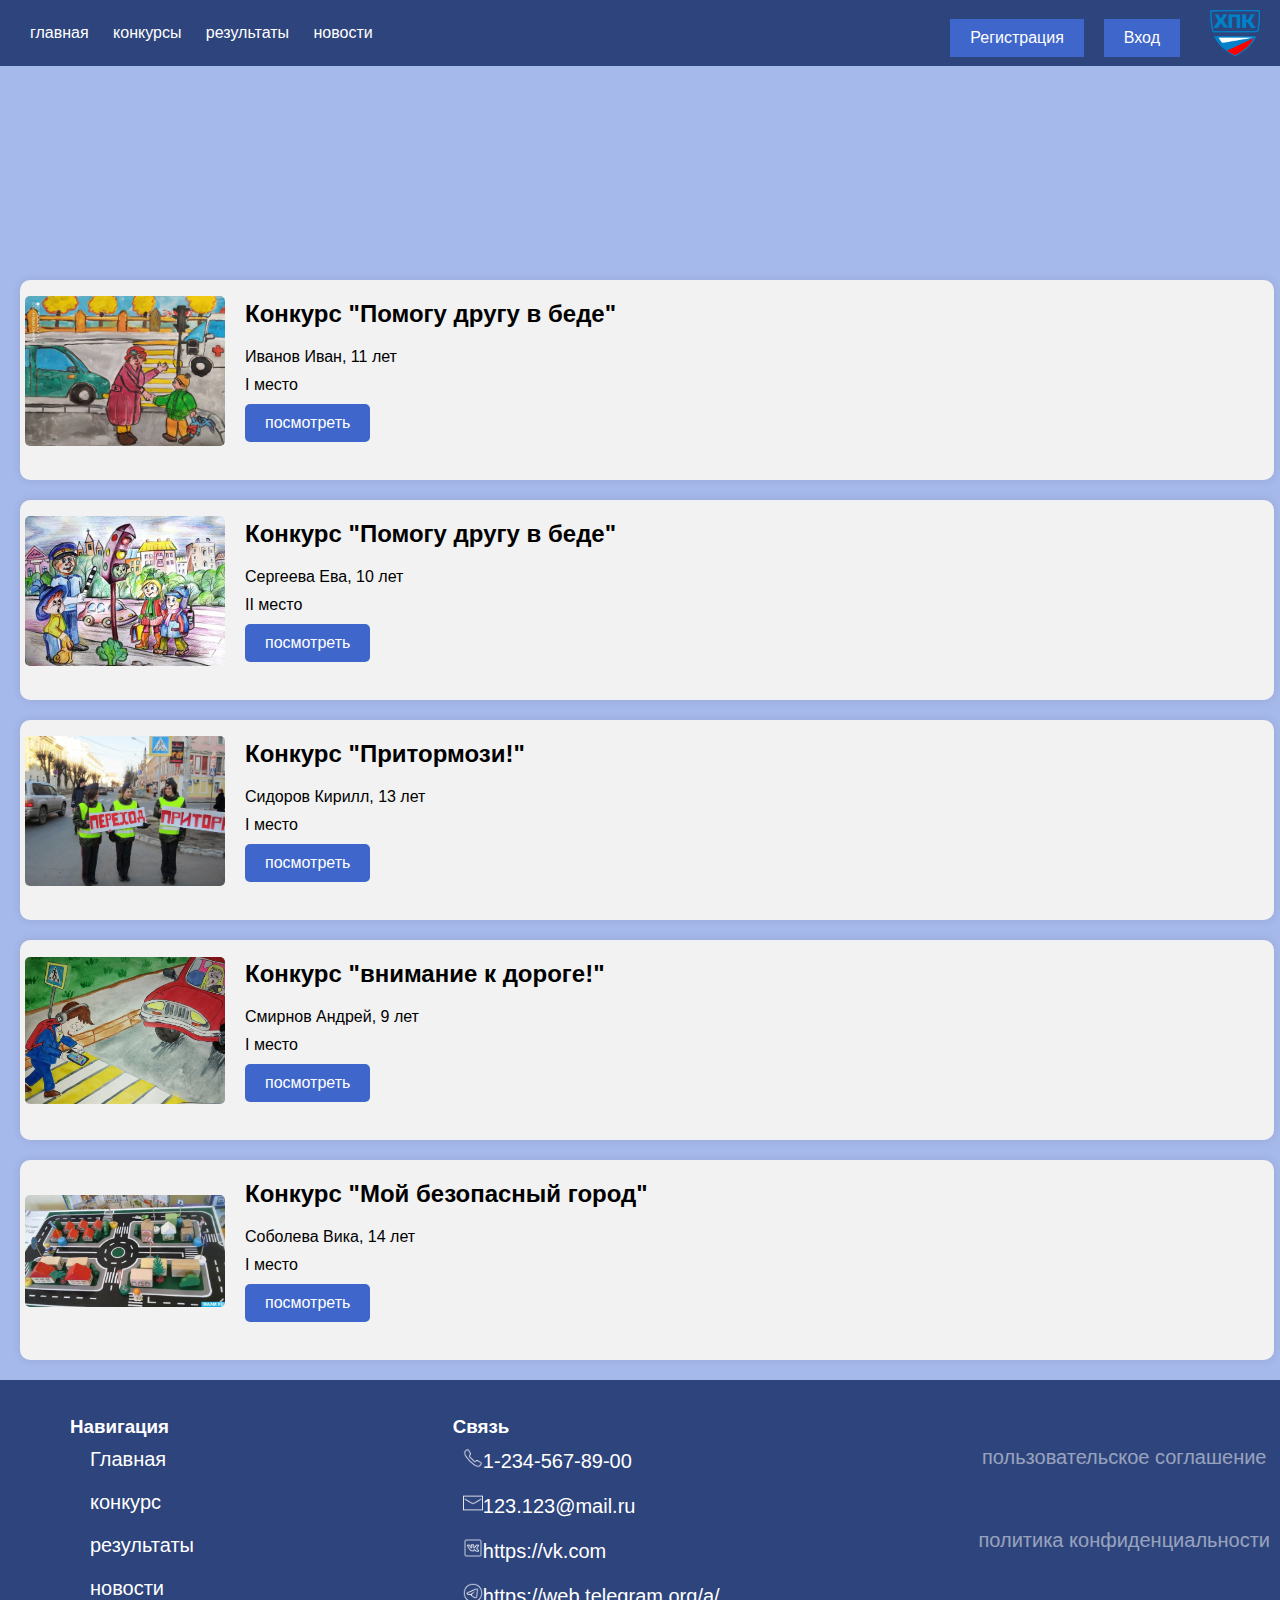
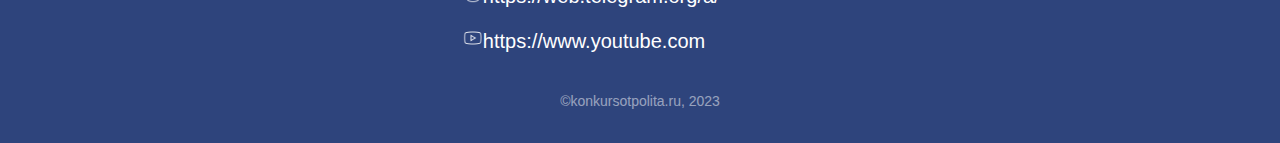
<file: result.html>
<!DOCTYPE html>
<html lang="en">
<head>
    <meta charset="UTF-8">
    <meta name="viewport" content="width=device-width, initial-scale=1.0">
    <title>Мой сайт</title>
    <link rel="stylesheet" type="text/css" href="styleresult.css">
</head>
<body>
<header>
   
    <nav>
        <a href="index.html">главная</a>
        <a href="konkurs.html">конкурсы</a>
        <a href="result.html">результаты</a>
        <a href="new.html">новости</a>    
    </nav>

    <a href="reg.html" class="login-btn">Регистрация</a>
    <a href="#" class="login-btn">Вход</a>
    <a href="index.html"><img src="img/mainlogo.png"></a>
</header>
<div class="welcome-block">
    <div class="headers">
        <h2 class="section-title">Результаты конкурсов</h2>
    </div>
</div>
<div class="block">
    <div class="contentt">
        <img src="img/slide1.jpg" alt="Image 1">
        <div class="text">
            <h2>Конкурс "Помогу другу в беде"</h2>
            <p>Иванов Иван, 11 лет</p>
            <p> I место</p>
            <button>посмотреть</button>
        </div>
    </div>
</div>
<div class="block">
    <div class="contentt">
        <img src="img/slide2.jpg" alt="Image 1">
        <div class="text">
            <h2>Конкурс "Помогу другу в беде"</h2>
            <p>Сергеева Ева, 10 лет</p>
            <p> II место</p>
            <button>посмотреть</button>
        </div>
    </div>
</div>
<div class="block">
    <div class="contentt">
        <img src="img/slide3.jpg" alt="Image 1">
        <div class="text">
            <h2>Конкурс "Притормози!"</h2>
            <p> Сидоров Кирилл, 13 лет</p>
            <p> I место</p>
            <button>посмотреть</button>
        </div>
    </div>
</div>
<div class="block">
    <div class="contentt">
        <img src="img/slide4.jpg" alt="Image 1">
        <div class="text">
            <h2>Конкурс "внимание к дороге!"</h2>
            <p>Смирнов Андрей, 9 лет</p>
            <p>I место</p>
            <button>посмотреть</button>
        </div>
    </div>
</div>
<div class="block">
    <div class="contentt">
        <img src="img/slide5.jpg" alt="Image 1">
        <div class="text">
            <h2>Конкурс "Мой безопасный город"</h2>
            <p>Соболева Вика, 14 лет</p>
            <p>I место</p>
            <button>посмотреть</button>
        </div>
    </div>
</div>
</body>
<footer>
    <nav>
        
        <ul class="navigacia">
            <h3>Навигация</h3>
           <ol><a href="index.html"> Главная</a></ol>
           <ol><a href="konkurs.html">конкурс</a></ol>
           <ol><a href="result.html">результаты</a></ol>
           <ol><a href="new.html">новости</a></ol>
        </ul>
        <ul class="content">
            <h3>Связь</h3>
            <ol><img src="img/icons8-телефон-50.png">1-234-567-89-00</ol>
            <ol><img src="img/icons8-почта-50.png">123.123@mail.ru</ol>
            <ol><img src="img/icons8-vk-50.png">https://vk.com</ol>
            <ol><img src="img/icons8-телеграм-50.png">https://web.telegram.org/a/</ol>
            <ol><img src="img/icons8-youtube-50.png">https://www.youtube.com</ol>
        </ul>
        <ul class="polit">
            <ol><p>пользовательское соглашение</p></ol>
            <ol><p>политика конфиденциальности</p></ol>
        </ul>
    </nav>
    <p>©konkursotpolita.ru, 2023</p>
</footer>

<script src="script.js"></script>
   


</body>
</html>
</file>
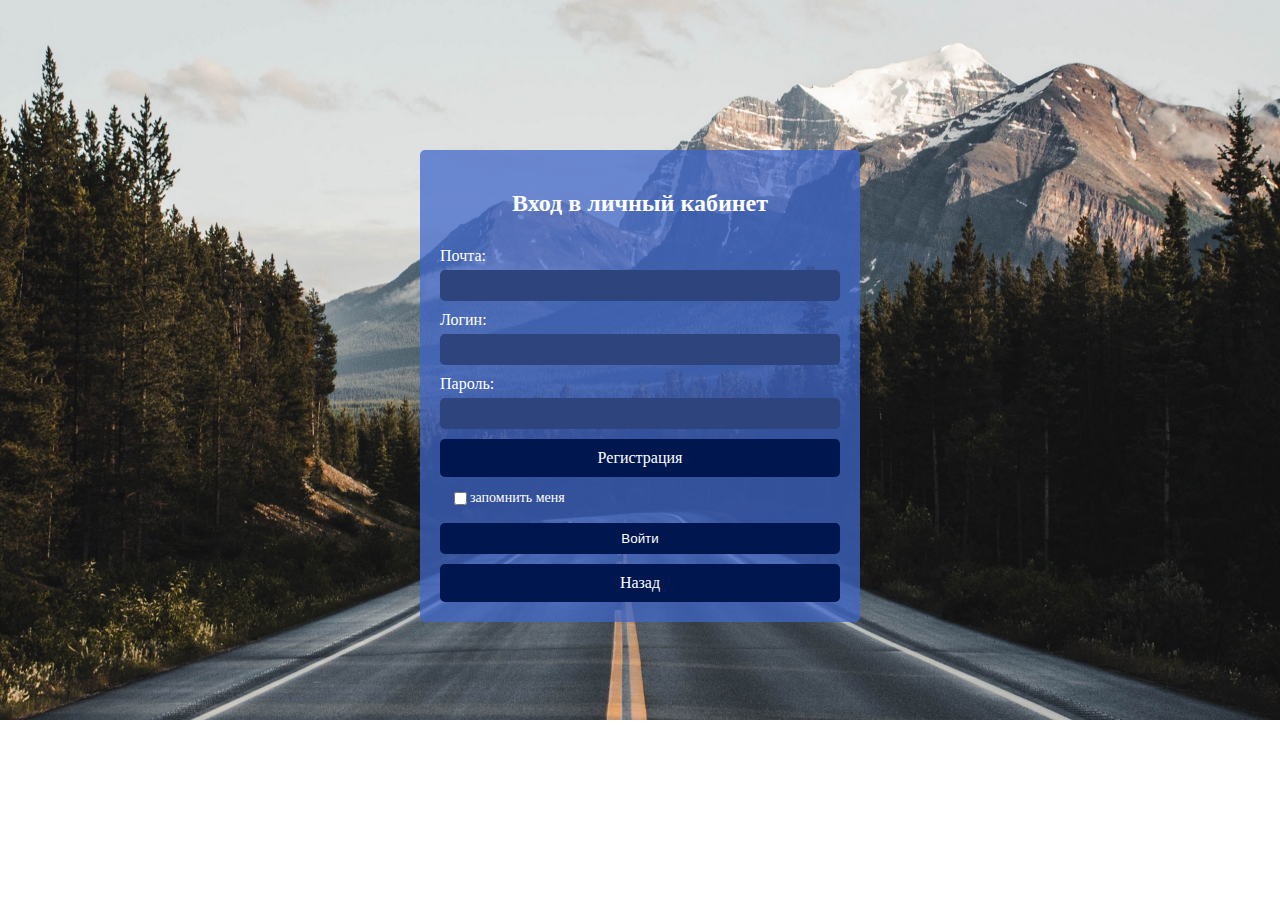
<file: vhod.html>
<!DOCTYPE html>
<html lang="en">
<head>
    <meta charset="UTF-8">
    <meta name="viewport" content="width=device-width, initial-scale=1.0">
    <link rel="stylesheet" href="stylereg.css">
    <title>Register</title>
</head>
<body>
    <div class="form-container">
        <h2>Вход в личный кабинет</h2>
        <form>
          <label for="email">Почта:</label>
          <input type="email" id="email" name="email" required>

          <label for="login">Логин:</label>
          <input type="text" id="login" name="login" pattern="[A-Za-z0-9]+" required>
          
          <label for="password">Пароль:</label>
          <input type="password" id="password" name="password" minlength="8" required>
          <a href="reg.html" style="text-decoration: none;" >Регистрация</a>
          <div class="checkboxFlex" style="display: flex; text-align: left;">
            <input class="checkbox" type="checkbox">
            <label style="margin-top: 3px; font-size: 14px; color: white;" for="checkbox">запомнить меня</label>

          </div>
          
          <button type="submit">Войти</button>
          <a href="index.html" style="text-decoration: none; color:white;">Назад</a>

        </form>
      </div>
    <script src="scriptreg.js"></script>
</body>
</html>
</file>
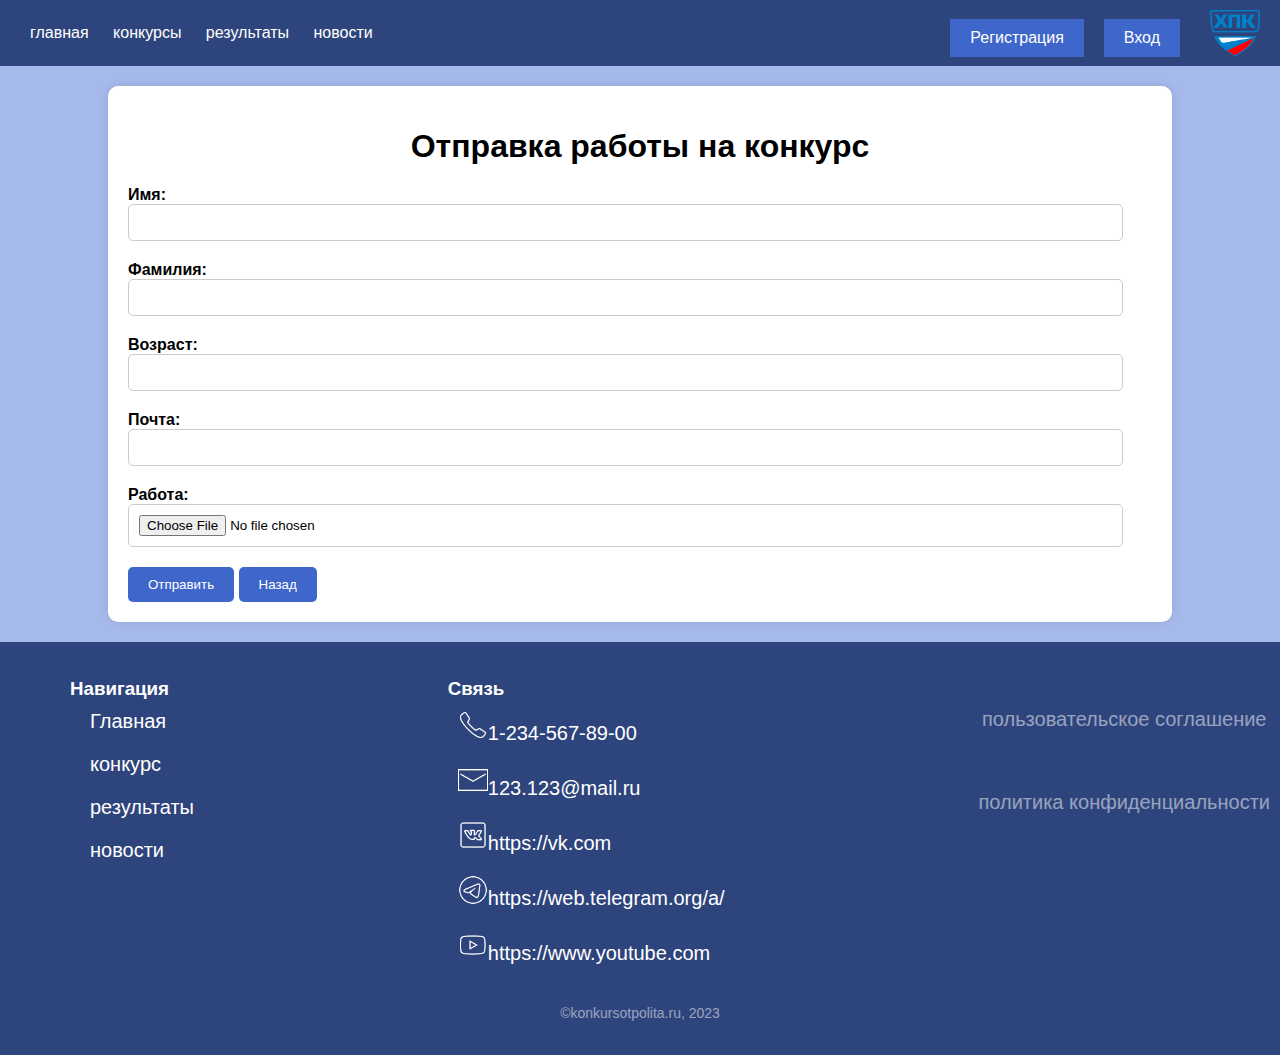
<file: zayavka.html>
<!DOCTYPE html>
<html lang="en">
<head>
    <meta charset="UTF-8">
    <meta name="viewport" content="width=device-width, initial-scale=1.0">
    <title>Мой сайт</title>
    <link rel="stylesheet" type="text/css" href="stylezayavka.css">
</head>
</head>
<body>
    <header>
   
        <nav>
            <a href="index.html">главная</a>
            <a href="konkurs.html">конкурсы</a>
            <a href="result.html">результаты</a>
            <a href="new.html">новости</a>    
        </nav>
    
        <a href="reg.html" class="login-btn">Регистрация</a>
        <a href="vhod.html" class="login-btn">Вход</a>
        <a href="index.html"><img src="img/mainlogo.png"></a>
    </header>
    <div class="main-container">
        <h1>Отправка работы на конкурс</h1>
        <form id="submission-form" enctype="multipart/form-data">
            <div class="form-group">
                <label for="name">Имя:</label>
                <input type="text" id="name" name="name" required>
            </div>
            <div class="form-group">
                <label for="surname">Фамилия:</label>
                <input type="text" id="surname" name="surname" required>
            </div>
            <div class="form-group">
                <label for="age">Возраст:</label>
                <input type="number" id="age" name="age" min="0" required>
            </div>
            <div class="form-group">
                <label for="email">Почта:</label>
                <input type="email" id="email" name="email" required>
            </div>
            <div class="form-group">
                <label for="work">Работа:</label>
                <input type="file" id="work" name="work" accept="image/*, video/*" required>
            </div>
            <button type="submit">Отправить</button>
            <button onclick="window.history.back()" class="logout-button">Назад</button>
        </form>
    </div>
    <footer>
        <nav>
            
            <ul class="navigacia">
                <h3>Навигация</h3>
               <ol><a href="index.html"> Главная</a></ol>
               <ol><a href="konkurs.html">конкурс</a></ol>
               <ol><a href="result.html">результаты</a></ol>
               <ol><a href="new.html">новости</a></ol>
            </ul>
            <ul class="content">
                <h3>Связь</h3>
                <ol><img src="img/icons8-телефон-50.png">1-234-567-89-00</ol>
                <ol><img src="img/icons8-почта-50.png">123.123@mail.ru</ol>
                <ol><img src="img/icons8-vk-50.png">https://vk.com</ol>
                <ol><img src="img/icons8-телеграм-50.png">https://web.telegram.org/a/</ol>
                <ol><img src="img/icons8-youtube-50.png">https://www.youtube.com</ol>
            </ul>
            <ul class="polit">
                <ol><p>пользовательское соглашение</p></ol>
                <ol><p>политика конфиденциальности</p></ol>
            </ul>
        </nav>
        <p>©konkursotpolita.ru, 2023</p>
    </footer>
    
</body>
</html>
</file>
<file: style.css>
body {
    font-family: Arial, sans-serif;
    margin: 0;
    padding: 0;
    background-color: #A6B9EB;

}
header {
    background-color: #2E447C;
    color: #fff;
    text-align: center;
    display: flex;
    justify-content: center;
    align-items: center;
}
header img{
    width: 50px;
    float: right;
    margin: 10px 20px 10px 10px;
    padding: 0;
}
nav {
    padding-left: 30px;
    margin-right: auto;
    
}
nav a {
    color: #fff;
    text-decoration: none;
    margin-right: 20px;
    transition: background-color 0.3s, color 0.3s; 
}

nav a:hover{
    color: #bbceff;
}

.login-btn {
    float: right;
    background-color: #4CAF50;
    color: white;
    border: none;
    padding: 10px 20px;
    margin-top: 10px;
    margin-right: 20px;
    cursor: pointer;
}
.login-btn:hover {
    background-color: #45a049;
}
.slider {
    width: 80%;
    margin: 20px;
    position: relative;
}
.slide {
    display: none;
    width: 100%;
    text-align: center;
}
.slide img {
    width: 70%;
    height: 700PX;
    border-radius: 15px;
}
footer {
    background-color: #2E447C;
    color: #fff;
    padding: 20px 0;
    bottom: 0;
    width: 100%;
}
footer img{
width: 30px;
height: 30px;
}
footer nav {
    display: flex;
    justify-content: space-between;
}
footer nav a {
    color: #fff;
    text-decoration: none;
    margin: 0 10px;
    
}
footer ol{
    font-size: 20px;
    padding: 10px;
    vertical-align:middle;
}
.slide-btn{

    text-align: center;
    border-radius: 100px;  
}

.slide-container {
  display: flex;
  align-items: center;
  justify-content: center;
  margin: 0px 0px 10px 0px;
}
.slider-container {
  display: flex;
  align-items: center;
  justify-content: center;
}

.slide-btn {
  background-color: #2E447C;
  color: white;
  border: none;
  border-radius: 500px;
  padding: 10px 25px;
  font-size: 24px;
  cursor: pointer;
  transition: background-color 0.3s ease;
}

.slide-btn:hover {
  background-color: #3F66CA;
}

.text-slide {
    background-color: #2E447C;
  color: white;
  font-size: 24px;
  font-weight: bold;
  margin: 0 100px;
  padding: 15px 150px;
  border-radius: 300px;
}
.slide-btn img{
    width: 30px;
    height: 30px;
}
.blocks {
    display: flex;
    flex-wrap: wrap;
    justify-content: center;
}

.block {
    color: white;
    width: 700px;
    margin: 20px;
    text-align: center;
    padding: 10px;
    background-color: #3F66CA;
    border-radius: 15px;
}

.block img {
    width: 90%;
    height: 50%;
    border-radius: 10px;
}

.block p {
    margin: 10px 0;
}

.block button {
    background-color: #2E447C;
    color: #fff;
    border: none; 
    padding: 10px 20px;
    font-size: 16px; 
    cursor: pointer; 
    transition: background-color 0.3s, color 0.3s; 
    text-decoration: none;
    border-radius: 5px;
}

.block button:hover {
    background-color: #A6B9EB;
    color:#2E447C;
    box-shadow: 0 4px 8px rgba(0, 0, 0, 0.1); 
}
.giver{

    display: flex;
}
.znaki{
    color: rgb(235, 235, 235);
    background-color: #3F66CA;
    padding: 10px;
}
.znaki img{
    width: 450px;
    height: 220px;
    border-radius: 5px;
    float: left; /* Выравнивание по правому краю  */ 
    margin: 10px 15px 10px 10px; /* Отступы вокруг картинки */
}
.polit p{
    opacity: 0.5;
    font-size: 20px;
}
.polit p:hover{
    opacity: 1;
}
footer p{
    opacity: 0.5;
    text-align: center;
    font-size: 14px;
}

/* Add styles for slider dots */
.slider-dots {
    text-align: center;
    padding: 15px;
}

.dot {
    display: inline-block;
    width: 15px;
    height: 15px;
    margin: 0 5px;
    background-color: #3F66CA;
    border-radius: 50%;
    cursor: pointer;

}

.dot.active {
    background-color: #2E447C;
}

.login-btn {
    background-color: #3F66CA;
    color: #fff;
    border: none; 
    padding: 10px 20px;
    font-size: 16px; 
    cursor: pointer; 
    transition: background-color 0.3s, color 0.3s; 
    text-decoration: none;
}

.login-btn:hover {
    background-color: #A6B9EB;
    color:#2E447C;
    box-shadow: 0 4px 8px rgba(0, 0, 0, 0.1); 
}

.znak-btn{
        background-color: #2E447C;
        border: none;
        cursor: pointer;
        transition: background-color 0.3s ease;
      }
      
      .znak-btn:hover {
        background-color: #3F66CA;
      }

h3{
    margin: 0;
}
h4{
    margin: 10px 0px 10px 0px;
}
.slide-text {
    text-decoration: none;
    color: white;
    font-size: 20px;
}
.slide p{
    border-radius: 10px;
    margin: 0;
    background-color: #2E447C;
}

.welcome-block {
    background-color: #3F66CA;
    padding: 40px;
    text-align: center;
    opacity: 0;
    animation: fadeIn 1.5s ease-in-out forwards;
}

.welcome-block h1 {
    color: #ffffff;
}

.welcome-block p {
    color: #ffffff;
    line-height: 1.6;
}

@keyframes fadeIn {
    from {
        opacity: 0;
        transform: translateY(-20px);
    }
    to {
        opacity: 1;
        transform: translateY(0);      
    }
}
@media screen and (max-width: 1024px) {   /* Пример изменения размеров текста */
    body {
        font-size: 14px;
    }

    /* Пример скрытия некоторых элементов */
    .slide img {
        width: 70%;
        height: 500PX;
        border-radius: 15px;
    }

    /* Пример переупорядочивания элементов */
    .header {
        flex-direction: column;
    }

    /* Пример изменения размеров изображений */
    img {
        max-width: 100%;
        height: auto;
    }
    .giver{

        display: flex;
        max-height: 700px;
        font-size: 8px;
    }
}

@media screen and (max-width: 768px) {   /* Пример изменения размеров текста */
    body {
        font-size: 14px;
    }

    /* Пример скрытия некоторых элементов */
    .slide img {
        width: 70%;
        height: 300PX;
        border-radius: 15px;
    }
    
    .slide-btn img{
        width: 5px;
        height: 5px;
    }
    /* Пример переупорядочивания элементов */
    .header {
        flex-direction: column;
    }

    /* Пример изменения размеров изображений */
    img {
        max-width: 100%;
        height: auto;
    }
}

@media screen and (max-width: 320px) {
    body {
        font-size: 14px;
    }

    /* Пример изменения размера текста для заголовков */
    h1 {
        font-size: 24px;
    }

    /* Пример скрытия некоторых элементов */
    .slider-container {
        display: none;
    }
    .block p{
        display: none;
    }
    .welcome-block{
        padding: 10px;
        margin: 10px;
    }
    .welcome-block p{
        display: none;
    }
    .welcome-block h1{
        font-size: 12px;
    }
    .giver{
        display: none;
    }
    /* Пример изменения размеров изображений */
    img {
        max-width: 100%;
        height: auto;
    }
    header{
        width: 320px;
    }
    header a{
        float: left;
        font-size: 10px;
    }
    .navigacia,.polit{
        display: none;
    }
    .login-btn{
        font-size: 8px;
        width: 25px;
        background-color: none;
        text-align: center;
    }
    header img{
        display: none;
    }
    .content p{
        opacity: 1;
        font-size: 16px;
        float: left;
    }
}
</file>
<file: stylekonkurs.css>
body {
    font-family: Arial, sans-serif;
    margin: 0;
    padding: 0;
    background-color: #A6B9EB;

}
header {
    background-color: #2E447C;
    color: #fff;
    text-align: center;
    display: flex;
    justify-content: center;
    align-items: center;
}
header img{
    width: 50px;
    float: right;
    margin: 10px 20px 10px 10px;
    padding: 0;
}
nav {
    padding-left: 30px;
    margin-right: auto;
    
}
nav a {
    color: #fff;
    text-decoration: none;
    margin-right: 20px;
    transition: background-color 0.3s, color 0.3s; 
}

nav a:hover{
    color: #bbceff;
}

.login-btn {
    float: right;
    background-color: #4CAF50;
    color: white;
    border: none;
    padding: 10px 20px;
    margin-top: 10px;
    margin-right: 20px;
    cursor: pointer;
}
.login-btn:hover {
    background-color: #45a049;
}

footer {
    background-color: #2E447C;
    color: #fff;
    padding: 20px 0;
    bottom: 0;
    width: 100%;
}
footer img{
width: 30px;
height: 30px;
}
footer nav {
    display: flex;
    justify-content: space-between;
}
footer nav a {
    color: #fff;
    text-decoration: none;
    margin: 0 10px;
    
}
footer ol{
    font-size: 20px;
    padding: 10px;
    vertical-align:middle;
}

.blocks {
    display: flex;
    flex-wrap: wrap;
    justify-content: center;
}

.block {
    color: white;
    width: 700px;
    margin: 20px;
    text-align: center;
    padding: 10px;
    background-color: #3F66CA;
    border-radius: 15px;
}

.block img {
    width: 90%;
    height: 50%;
    border-radius: 10px;
}

.block p {
    margin: 10px 0;
}

.block button {
    background-color: #2E447C;
    color: #fff;
    border: none; 
    padding: 10px 20px;
    font-size: 16px; 
    cursor: pointer; 
    transition: background-color 0.3s, color 0.3s; 
    text-decoration: none;
    border-radius: 5px;
}

.block button:hover {
    background-color: #A6B9EB;
    color:#2E447C;
    box-shadow: 0 4px 8px rgba(0, 0, 0, 0.1); 
}
.polit p{
    opacity: 0.5;
    font-size: 20px;
}
.polit p:hover{
    opacity: 1;
}
footer p{
    opacity: 0.5;
    text-align: center;
    font-size: 14px;
}

.login-btn {
    background-color: #3F66CA;
    color: #fff;
    border: none; 
    padding: 10px 20px;
    font-size: 16px; 
    cursor: pointer; 
    transition: background-color 0.3s, color 0.3s; 
    text-decoration: none;
}

.login-btn:hover {
    background-color: #A6B9EB;
    color:#2E447C;
    box-shadow: 0 4px 8px rgba(0, 0, 0, 0.1); 
}

.znak-btn{
        background-color: #2E447C;
        border: none;
        cursor: pointer;
        transition: background-color 0.3s ease;
      }
      
      .znak-btn:hover {
        background-color: #3F66CA;
      }

h3{
    margin: 0;
}
h4{
    margin: 10px 0px 10px 0px;
}
.headers {
    text-align: center;
}

.section-title {
    font-size: 36px;
    color: #ffffff;
    border-bottom: 2px solid #ffffff;
    padding-bottom: 10px;
    display: inline-block;
}
.welcome-block {
    background-color: #3F66CA;
    padding: 40px;
    text-align: center;
    opacity: 0;
    animation: fadeIn 0.5s ease-in-out forwards;
}

.welcome-block h1 {
    color: #ffffff;
}

.welcome-block p {
    color: #ffffff;
    line-height: 1.6;
}

@keyframes fadeIn {
    from {
        opacity: 0;
        transform: translateY(-20px);
    }
    to {
        opacity: 1;
        transform: translateY(0);      
    }
}

@media screen and (max-width: 1024px) {   /* Пример изменения размеров текста */
    body {
        font-size: 14px;
    }

    /* Пример скрытия некоторых элементов */
    .slide img {
        width: 70%;
        height: 500PX;
        border-radius: 15px;
    }

    /* Пример переупорядочивания элементов */
    .header {
        flex-direction: column;
    }

    /* Пример изменения размеров изображений */
    img {
        max-width: 100%;
        height: auto;
    }
    .giver{

        display: flex;
        max-height: 700px;
        font-size: 8px;
    }
}

@media screen and (max-width: 768px) {   /* Пример изменения размеров текста */
    body {
        font-size: 14px;
    }

    /* Пример скрытия некоторых элементов */
    .slide img {
        width: 70%;
        height: 300PX;
        border-radius: 15px;
    }
    
    .slide-btn img{
        width: 5px;
        height: 5px;
    }
    /* Пример переупорядочивания элементов */
    .header {
        flex-direction: column;
    }

    /* Пример изменения размеров изображений */
    img {
        max-width: 100%;
        height: auto;
    }
}
@media screen and (max-width: 320px) {
    body {
        font-size: 14px;
    }

    /* Пример изменения размера текста для заголовков */
    h1 {
        font-size: 24px;
    }

    /* Пример скрытия некоторых элементов */
    .slider-container {
        display: none;
    }
    .block p{
        display: none;
    }
    .welcome-block{
        padding: 10px;
        margin: 10px;
    }
    .welcome-block p{
        display: none;
    }
    .welcome-block h1{
        font-size: 12px;
    }
    .giver{
        display: none;
    }
    /* Пример изменения размеров изображений */
    img {
        max-width: 100%;
        height: auto;
    }
    header{
        width: 320px;
    }
    header a{
        float: left;
        font-size: 10px;
    }
    .navigacia,.polit{
        display: none;
    }
    .login-btn{
        font-size: 8px;
        width: 25px;
        background-color: none;
        text-align: center;
    }
    header img{
        display: none;
    }
    .content p{
        opacity: 1;
        font-size: 16px;
        float: left;
    }
}
</file>
<file: stylenew.css>
body {
    font-family: Arial, sans-serif;
    margin: 0;
    padding: 0;
    background-color: #A6B9EB;

}
header {
    background-color: #2E447C;
    color: #fff;
    text-align: center;
    display: flex;
    justify-content: center;
    align-items: center;
}
header img{
    width: 50px;
    float: right;
    margin: 10px 20px 10px 10px;
    padding: 0;
}
nav {
    padding-left: 30px;
    margin-right: auto;
    
}
nav a {
    color: #fff;
    text-decoration: none;
    margin-right: 20px;
    transition: background-color 0.3s, color 0.3s; 
}

nav a:hover{
    color: #bbceff;
}

.login-btn {
    float: right;
    background-color: #4CAF50;
    color: white;
    border: none;
    padding: 10px 20px;
    margin-top: 10px;
    margin-right: 20px;
    cursor: pointer;
}
.login-btn:hover {
    background-color: #45a049;
}

footer {
    background-color: #2E447C;
    color: #fff;
    padding: 20px 0;
    bottom: 0;
    width: 100%;
}
footer img{
width: 30px;
height: 30px;
}
footer nav {
    display: flex;
    justify-content: space-between;
}
footer nav a {
    color: #fff;
    text-decoration: none;
    margin: 0 10px;
    
}
footer ol{
    font-size: 20px;
    padding: 10px;
    vertical-align:middle;
}

.blocks {
    display: flex;
    flex-wrap: wrap;
    justify-content: center;
}

.block {
    color: white;
    width: 60%;
    margin: 20px;
    text-align: center;
    padding: 10px;
    background-color: #3F66CA;
    border-radius: 15px;
}

.block img {
    width: 90%;
    height: 50%;
    border-radius: 10px;
    max-width: 80%;
     height: auto;
}

.block p {
    margin: 10px 0;
}

.block button {
    background-color: #2E447C;
    color: #fff;
    border: none; 
    padding: 10px 20px;
    font-size: 16px; 
    cursor: pointer; 
    transition: background-color 0.3s, color 0.3s; 
    text-decoration: none;
    border-radius: 5px;
}

.block button:hover {
    background-color: #A6B9EB;
    color:#2E447C;
    box-shadow: 0 4px 8px rgba(0, 0, 0, 0.1); 
}
.polit p{
    opacity: 0.5;
    font-size: 20px;
}
.polit p:hover{
    opacity: 1;
}
footer p{
    opacity: 0.5;
    text-align: center;
    font-size: 14px;
}

.login-btn {
    background-color: #3F66CA;
    color: #fff;
    border: none; 
    padding: 10px 20px;
    font-size: 16px; 
    cursor: pointer; 
    transition: background-color 0.3s, color 0.3s; 
    text-decoration: none;
}

.login-btn:hover {
    background-color: #A6B9EB;
    color:#2E447C;
    box-shadow: 0 4px 8px rgba(0, 0, 0, 0.1); 
}

.znak-btn{
        background-color: #2E447C;
        border: none;
        cursor: pointer;
        transition: background-color 0.3s ease;
      }
      
      .znak-btn:hover {
        background-color: #3F66CA;
      }

h3{
    margin: 0;
}
h4{
    margin: 10px 0px 10px 0px;
}
.headers {
    text-align: center;
}

.section-title {
    font-size: 36px;
    color: #ffffff;
    border-bottom: 2px solid #ffffff;
    padding-bottom: 10px;
    display: inline-block;
}
.welcome-block {
    background-color: #3F66CA;
    padding: 40px;
    text-align: center;
    opacity: 0;
    animation: fadeIn 0.5s ease-in-out forwards;
}

.welcome-block h1 {
    color: #ffffff;
}

.welcome-block p {
    color: #ffffff;
    line-height: 1.6;
}

@keyframes fadeIn {
    from {
        opacity: 0;
        transform: translateY(-20px);
    }
    to {
        opacity: 1;
        transform: translateY(0);      
    }
}

@media screen and (max-width: 1024px) {   /* Пример изменения размеров текста */
    body {
        font-size: 14px;
    }

    /* Пример скрытия некоторых элементов */
    .slide img {
        width: 70%;
        height: 500PX;
        border-radius: 15px;
    }

    /* Пример переупорядочивания элементов */
    .header {
        flex-direction: column;
    }

    /* Пример изменения размеров изображений */
    img {
        max-width: 100%;
        height: auto;
    }
    .giver{

        display: flex;
        max-height: 700px;
        font-size: 8px;
    }
}

@media screen and (max-width: 768px) {   /* Пример изменения размеров текста */
    body {
        font-size: 14px;
    }

    /* Пример скрытия некоторых элементов */
    .slide img {
        width: 70%;
        height: 300PX;
        border-radius: 15px;
    }
    
    .slide-btn img{
        width: 5px;
        height: 5px;
    }
    /* Пример переупорядочивания элементов */
    .header {
        flex-direction: column;
    }

    /* Пример изменения размеров изображений */
    img {
        max-width: 100%;
        height: auto;
    }
}
@media screen and (max-width: 320px) {
    body {
        font-size: 14px;
    }

    /* Пример изменения размера текста для заголовков */
    h1 {
        font-size: 24px;
    }

    /* Пример скрытия некоторых элементов */
    .slider-container {
        display: none;
    }
    .block p{
        display: none;
    }
    .welcome-block{
        padding: 10px;
        margin: 10px;
    }
    .welcome-block p{
        display: none;
    }
    .welcome-block h1{
        font-size: 12px;
    }
    .giver{
        display: none;
    }
    /* Пример изменения размеров изображений */
    img {
        max-width: 100%;
        height: auto;
    }
    header{
        width: 320px;
    }
    header a{
        float: left;
        font-size: 10px;
    }
    .navigacia,.polit{
        display: none;
    }
    .login-btn{
        font-size: 8px;
        width: 25px;
        background-color: none;
        text-align: center;
    }
    header img{
        display: none;
    }
    .content p{
        opacity: 1;
        font-size: 16px;
        float: left;
    }
}
</file>
<file: styleprofil.css>
body {
    font-family: Arial, sans-serif;
    margin: 0;
    padding: 0;
    background-color: #A6B9EB;

}
header {
    background-color: #2E447C;
    color: #fff;
    text-align: center;
    display: flex;
    justify-content: center;
    align-items: center;
}
header img{
    width: 50px;
    float: right;
    margin: 10px 20px 10px 10px;
    padding: 0;
}
nav {
    padding-left: 30px;
    margin-right: auto;
    
}
nav a {
    color: #fff;
    text-decoration: none;
    margin-right: 20px;
    transition: background-color 0.3s, color 0.3s; 
}

nav a:hover{
    color: #bbceff;
}

.login-btn {
    float: right;
    background-color: #4CAF50;
    color: white;
    border: none;
    padding: 10px 20px;
    margin-top: 10px;
    margin-right: 20px;
    cursor: pointer;
}
.login-btn:hover {
    background-color: #45a049;
}

footer {
    background-color: #2E447C;
    color: #fff;
    padding: 20px 0;
    bottom: 0;
    width: 100%;
}
footer img{
width: 30px;
height: 30px;
}
footer nav {
    display: flex;
    justify-content: space-between;
}
footer nav a {
    color: #fff;
    text-decoration: none;
    margin: 0 10px;
    
}
footer ol{
    font-size: 20px;
    padding: 10px;
    vertical-align:middle;
}

.blocks {
    display: flex;
    flex-wrap: wrap;
    justify-content: center;
}

.block {
    color: white;
    width: 60%;
    margin: 20px;
    text-align: center;
    padding: 10px;
    background-color: #3F66CA;
    border-radius: 15px;
}

.block img {
    width: 90%;
    height: 50%;
    border-radius: 10px;
    max-width: 80%;
     height: auto;
}

.block p {
    margin: 10px 0;
}

.block button {
    background-color: #2E447C;
    color: #fff;
    border: none; 
    padding: 10px 20px;
    font-size: 16px; 
    cursor: pointer; 
    transition: background-color 0.3s, color 0.3s; 
    text-decoration: none;
    border-radius: 5px;
}

.block button:hover {
    background-color: #A6B9EB;
    color:#2E447C;
    box-shadow: 0 4px 8px rgba(0, 0, 0, 0.1); 
}
.polit p{
    opacity: 0.5;
    font-size: 20px;
}
.polit p:hover{
    opacity: 1;
}
footer p{
    opacity: 0.5;
    text-align: center;
    font-size: 14px;
}

.login-btn {
    background-color: #3F66CA;
    color: #fff;
    border: none; 
    padding: 10px 20px;
    font-size: 16px; 
    cursor: pointer; 
    transition: background-color 0.3s, color 0.3s; 
    text-decoration: none;
}

.login-btn:hover {
    background-color: #A6B9EB;
    color:#2E447C;
    box-shadow: 0 4px 8px rgba(0, 0, 0, 0.1); 
}

.znak-btn{
        background-color: #2E447C;
        border: none;
        cursor: pointer;
        transition: background-color 0.3s ease;
      }
      
      .znak-btn:hover {
        background-color: #3F66CA;
      }

h3{
    margin: 0;
}
h4{
    margin: 10px 0px 10px 0px;
}
.headers {
    text-align: center;
}

.section-title {
    font-size: 36px;
    color: #ffffff;
    border-bottom: 2px solid #ffffff;
    padding-bottom: 10px;
    display: inline-block;
}
.welcome-block {
    background-color: #3F66CA;
    padding: 40px;
    text-align: center;
    opacity: 0;
    animation: fadeIn 0.5s ease-in-out forwards;
}

.welcome-block h1 {
    color: #ffffff;
}

.welcome-block p {
    color: #ffffff;
    line-height: 1.6;
}

@keyframes fadeIn {
    from {
        opacity: 0;
        transform: translateY(-20px);
    }
    to {
        opacity: 1;
        transform: translateY(0);      
    }
}

@media screen and (max-width: 1024px) {   /* Пример изменения размеров текста */
    body {
        font-size: 14px;
    }

    /* Пример скрытия некоторых элементов */
    .slide img {
        width: 70%;
        height: 500PX;
        border-radius: 15px;
    }

    /* Пример переупорядочивания элементов */
    .header {
        flex-direction: column;
    }

    /* Пример изменения размеров изображений */
    img {
        max-width: 100%;
        height: auto;
    }
    .giver{

        display: flex;
        max-height: 700px;
        font-size: 8px;
    }
}

@media screen and (max-width: 768px) {   /* Пример изменения размеров текста */
    body {
        font-size: 14px;
    }

    /* Пример скрытия некоторых элементов */
    .slide img {
        width: 70%;
        height: 300PX;
        border-radius: 15px;
    }
    
    .slide-btn img{
        width: 5px;
        height: 5px;
    }
    /* Пример переупорядочивания элементов */
    .header {
        flex-direction: column;
    }

    /* Пример изменения размеров изображений */
    img {
        max-width: 100%;
        height: auto;
    }
}















body {
    font-family: Arial, sans-serif;
    margin: 0;
    padding: 0;
    background-color: #f0f0f0;
}

.main-container {
    width: 80%;
    margin: 15px auto;
    background-color: #ffffff;
    padding: 20px;
    box-shadow: 0 0 10px rgba(0, 0, 0, 0.1);
    border-radius: 10px;
    position: relative;
    height: 700px;
}

.headers {
    display: flex;
    align-items: center;
    margin-bottom: 20px;
}

.back-button {
    background-color: #3F66CA;
    color: white;
    text-decoration: none;
    border: none;
    border-radius: 50%;
    width: 40px;
    height: 40px;
    display: flex;
    align-items: center;
    justify-content: center;
    font-size: 20px;
    margin-right: 20px;
    cursor: pointer;
}
.back-button img{
    width: 25px;
    height: 25PX;
}

.avatar-container {
    position: relative;
}

.avatar-label {
    cursor: pointer;
}

.avatar {
    width: 120px;
    height: 120px;
    border-radius: 50%;
    object-fit: cover;
    border: 2px solid #3F66CA;
}

.user-info {
    margin-left: 20px;
}

.user-name,
.user-class {
    margin: 0;
    font-size: 18px;
}

.work-journal {
    margin: 20px 0;
}

.work-journal h2 {
    margin-bottom: 10px;
}

.work-journal ul {
    list-style: none;
    padding: 0;
}

.work-journal ul li {
    background-color: #f9f9f9;
    padding: 10px;
    border-bottom: 1px solid #ddd;
}

.footer {
    display: flex;
    justify-content: space-between;
}

.edit-button,
.logout-button {
    background-color: #3F66CA;
    color: white;
    border: none;
    padding: 10px 20px;
    cursor: pointer;
    border-radius: 5px;
    transition: background-color 0.3s ease;
}

.logout-button:hover {
    background-color: #e74c3c;
}
</file>
<file: stylereg.css>
body {
    background-image: url(img/backreg.jpg);
    background-size: cover; /* Заполнение области фоном */
    background-repeat: no-repeat; /* Предотвращение повторения фоновой картинки */
    
  }

.form-container {
  color: white;
    max-width: 400px;
  margin: 150px auto 0; /* 100px - отступ сверху, auto - автоматическое центрирование по горизонтали, 0 - отступ снизу */
  padding: 20px;

  border-radius: 5px;
  background-color: #3f66cabd; /* Цвет фона формы */
    border: none;
  }
  
  form {
    display: flex;
    flex-direction: column;
    border: none;
  }
  
  label {
    margin-top: 10px;
  }
  
  input, button {
    padding: 8px;
    margin-top: 5px;
  }
  
  button {
    background: #00164f;
    color: white;
    border: none;
    border-radius: 5px;
    cursor: pointer;
    transition: background-color 0.3s, color 0.3s; 
  }
  button:hover{
    background-color: #A6B9EB;
    color: black;
  }
  input{
    background-color: #2E447C;
    color: white;
    transition: background-color 0.3s, color 0.3s; 
    border: none;
    border-radius:5px ;
  }
  input:active{
    background-color: #A6B9EB;
    color: black;
  }
  input:hover{
    background-color: #A6B9EB;
    color: black;
  }
  
  @media only screen and (max-width: 600px) {
    .form-container {
      width: 90%;
    }
  }

  h2{
    text-align: center;
  }
a{
  margin: 10px 0px 0px 0px;
  padding: 10px;
  width: 95%;
  background-color:#00164f;
  text-align: center;
  color: white;
  border: none;
  border-radius: 5px;
  cursor: pointer;
  transition: background-color 0.3s, color 0.3s; 
}
a:hover{
  background-color: #A6B9EB;
  color: black;
}
.checkboxFlex{
  margin: 10px;
}
</file>
<file: styleresult.css>
body {
    font-family: Arial, sans-serif;
    margin: 0;
    padding: 0;
    background-color: #A6B9EB;

}
header {
    background-color: #2E447C;
    color: #fff;
    text-align: center;
    display: flex;
    justify-content: center;
    align-items: center;
}
header img{
    width: 50px;
    float: right;
    margin: 10px 20px 10px 10px;
    padding: 0;
}
nav {
    padding-left: 30px;
    margin-right: auto;
    
}
nav a {
    color: #fff;
    text-decoration: none;
    margin-right: 20px;
    transition: background-color 0.3s, color 0.3s; 
}

nav a:hover{
    color: #bbceff;
}

.login-btn {
    float: right;
    background-color: #4CAF50;
    color: white;
    border: none;
    padding: 10px 20px;
    margin-top: 10px;
    margin-right: 20px;
    cursor: pointer;
}
.login-btn:hover {
    background-color: #45a049;
}

footer {
    background-color: #2E447C;
    color: #fff;
    padding: 20px 0;
    bottom: 0;
    width: 100%;
}
footer img{
width: 30px;
height: 30px;
}
footer nav {
    display: flex;
    justify-content: space-between;
}
footer nav a {
    color: #fff;
    text-decoration: none;
    margin: 0 10px;
    
}
footer ol{
    font-size: 20px;
    padding: 10px;
    vertical-align:middle;
}

.polit p{
    opacity: 0.5;
    font-size: 20px;
}
.polit p:hover{
    opacity: 1;
}
footer p{
    opacity: 0.5;
    text-align: center;
    font-size: 14px;
}


.login-btn {
    background-color: #3F66CA;
    color: #fff;
    border: none; 
    padding: 10px 20px;
    font-size: 16px; 
    cursor: pointer; 
    transition: background-color 0.3s, color 0.3s; 
    text-decoration: none;
}

.login-btn:hover {
    background-color: #A6B9EB;
    color:#2E447C;
    box-shadow: 0 4px 8px rgba(0, 0, 0, 0.1); 
}

.znak-btn{
        background-color: #2E447C;
        border: none;
        cursor: pointer;
        transition: background-color 0.3s ease;
      }
      
      .znak-btn:hover {
        background-color: #3F66CA;
      }

h3{
    margin: 0;
}
h4{
    margin: 10px 0px 10px 0px;
}

.welcome-block {
    background-color: #3F66CA;
    padding: 40px;
    text-align: center;
    opacity: 0;
    animation: fadeIn 0.5s ease-in-out forwards;
}

.welcome-block h1 {
    color: #ffffff;
}

.welcome-block p {
    color: #ffffff;
    line-height: 1.6;
}

@keyframes fadeIn {
    from {
        opacity: 0;
        transform: translateY(-20px);
    }
    to {
        opacity: 1;
        transform: translateY(0);      
    }
}

.block {
    width: 98%; /* Занимает всю ширину страницы */
    height: 200px;
    margin: 20px;
    background-color: #f2f2f2;
    border-radius: 10px;
    box-shadow: 0 0 10px rgba(0, 0, 0, 0.1);
    overflow: hidden; /* Чтобы управлять переполнением блока */
}

.contentt {
    display: flex;
    align-items: center;
}

.contentt img {
    width: 200px; /* Фиксированная ширина картинки */
    height: auto;
    border-radius: 5px;
    margin-left: 5px;
}

.text {
    flex: 1; /* Растягивает текст на всю доступную ширину */
    padding: 20px;
}

.text h2 {
    margin-top: 0;
}

.text p {
    margin: 10px 0;
}

.text button {
    background-color: #3F66CA;
    color: #fff;
    border: none;
    padding: 10px 20px;
    text-align: center;
    text-decoration: none;
    display: inline-block;
    font-size: 16px;
    cursor: pointer;
    border-radius: 5px;
    cursor: pointer; 
    transition: background-color 0.3s, color 0.3s; 
}

.text button:hover {
    background-color: #A6B9EB;
    color:#2E447C;
    box-shadow: 0 4px 8px rgba(0, 0, 0, 0.1); 
}

footer img{
    width: 20px;
    height: 20px;
}
.section-title {
    font-size: 36px;
    color: #ffffff;
    border-bottom: 2px solid #ffffff;
    padding-bottom: 10px;
    display: inline-block;
}

@media screen and (max-width: 1024px) {   /* Пример изменения размеров текста */
    body {
        font-size: 14px;
    }

    /* Пример скрытия некоторых элементов */
    .slide img {
        width: 70%;
        height: 500PX;
        border-radius: 15px;
    }

    /* Пример переупорядочивания элементов */
    .header {
        flex-direction: column;
    }

    /* Пример изменения размеров изображений */
    img {
        max-width: 100%;
        height: auto;
    }
    .giver{

        display: flex;
        max-height: 700px;
        font-size: 8px;
    }
}

@media screen and (max-width: 768px) {   /* Пример изменения размеров текста */
    body {
        font-size: 14px;
    }

    /* Пример скрытия некоторых элементов */
    .slide img {
        width: 70%;
        height: 300PX;
        border-radius: 15px;
    }
    
    .slide-btn img{
        width: 5px;
        height: 5px;
    }
    /* Пример переупорядочивания элементов */
    .header {
        flex-direction: column;
    }

    /* Пример изменения размеров изображений */
    img {
        max-width: 100%;
        height: auto;
    }
}

@media screen and (max-width: 320px) {
    body {
        font-size: 14px;
    }

    /* Пример изменения размера текста для заголовков */
    h1 {
        font-size: 24px;
    }

    /* Пример скрытия некоторых элементов */
    .slider-container {
        display: none;
    }
    .block p{
        display: none;
    }
    .welcome-block{
        padding: 10px;
        margin: 10px;
    }
    .welcome-block p{
        display: none;
    }
    .welcome-block h1{
        font-size: 12px;
    }
    .giver{
        display: none;
    }
    /* Пример изменения размеров изображений */
    img {
        max-width: 100%;
        height: auto;
    }
    header{
        width: 320px;
    }
    header a{
        float: left;
        font-size: 10px;
    }
    .navigacia,.polit{
        display: none;
    }
    .login-btn{
        font-size: 8px;
        width: 25px;
        background-color: none;
        text-align: center;
    }
    header img{
        display: none;
    }
    .content p{
        opacity: 1;
        font-size: 16px;
        float: left;
    }
    .section-title H2{
        font-size: 6px;
    }
    .block{
        width: 90%;
    }
    .contentt img{
        width: 100px;
    }

}
</file>
<file: stylezayavka.css>
body {
    font-family: Arial, sans-serif;
    margin: 0;
    padding: 0;
    background-color: #f0f0f0;
}

.main-container {
    width: 80%;
    margin: 20px auto;
    background-color: #ffffff;
    padding: 20px;
    box-shadow: 0 0 10px rgba(0, 0, 0, 0.1);
    border-radius: 10px;
}

h1 {
    text-align: center;
}

.form-group {
    margin-bottom: 20px;
}

label {
    display: block;
    font-weight: bold;
}

input[type="text"],
input[type="number"],
input[type="email"],
input[type="file"] {
    width: 95%;
    padding: 10px;
    border-radius: 5px;
    border: 1px solid #ccc;
}

button[type="submit"] {
    background-color:#3F66CA;
    ;
    color: white;
    border: none;
    padding: 10px 20px;
    border-radius: 5px;
    cursor: pointer;
    transition: background-color 0.3s ease;
}

button[type="submit"]:hover {
    background-color: #2E447C;
}
.logout-button {
    background-color: #3F66CA;
    color: white;
    border: none;
    padding: 10px 20px;
    cursor: pointer;
    border-radius: 5px;
    transition: background-color 0.3s ease;
}

.logout-button:hover {
    background-color: #e74c3c;
}










body {
    font-family: Arial, sans-serif;
    margin: 0;
    padding: 0;
    background-color: #A6B9EB;

}
header {
    background-color: #2E447C;
    color: #fff;
    text-align: center;
    display: flex;
    justify-content: center;
    align-items: center;
}
header img{
    width: 50px;
    float: right;
    margin: 10px 20px 10px 10px;
    padding: 0;
}
nav {
    padding-left: 30px;
    margin-right: auto;
    
}
nav a {
    color: #fff;
    text-decoration: none;
    margin-right: 20px;
    transition: background-color 0.3s, color 0.3s; 
}

nav a:hover{
    color: #bbceff;
}

.login-btn {
    float: right;
    background-color: #4CAF50;
    color: white;
    border: none;
    padding: 10px 20px;
    margin-top: 10px;
    margin-right: 20px;
    cursor: pointer;
}
.login-btn:hover {
    background-color: #45a049;
}

footer {
    background-color: #2E447C;
    color: #fff;
    padding: 20px 0;
    bottom: 0;
    width: 100%;
}
footer img{
width: 30px;
height: 30px;
}
footer nav {
    display: flex;
    justify-content: space-between;
}
footer nav a {
    color: #fff;
    text-decoration: none;
    margin: 0 10px;
    
}
footer ol{
    font-size: 20px;
    padding: 10px;
    vertical-align:middle;
}

.blocks {
    display: flex;
    flex-wrap: wrap;
    justify-content: center;
}

.block {
    color: white;
    width: 60%;
    margin: 20px;
    text-align: center;
    padding: 10px;
    background-color: #3F66CA;
    border-radius: 15px;
}

.block img {
    width: 90%;
    height: 50%;
    border-radius: 10px;
    max-width: 80%;
     height: auto;
}

.block p {
    margin: 10px 0;
}

.block button {
    background-color: #2E447C;
    color: #fff;
    border: none; 
    padding: 10px 20px;
    font-size: 16px; 
    cursor: pointer; 
    transition: background-color 0.3s, color 0.3s; 
    text-decoration: none;
    border-radius: 5px;
}

.block button:hover {
    background-color: #A6B9EB;
    color:#2E447C;
    box-shadow: 0 4px 8px rgba(0, 0, 0, 0.1); 
}
.polit p{
    opacity: 0.5;
    font-size: 20px;
}
.polit p:hover{
    opacity: 1;
}
footer p{
    opacity: 0.5;
    text-align: center;
    font-size: 14px;
}

.login-btn {
    background-color: #3F66CA;
    color: #fff;
    border: none; 
    padding: 10px 20px;
    font-size: 16px; 
    cursor: pointer; 
    transition: background-color 0.3s, color 0.3s; 
    text-decoration: none;
}

.login-btn:hover {
    background-color: #A6B9EB;
    color:#2E447C;
    box-shadow: 0 4px 8px rgba(0, 0, 0, 0.1); 
}

.znak-btn{
        background-color: #2E447C;
        border: none;
        cursor: pointer;
        transition: background-color 0.3s ease;
      }
      
      .znak-btn:hover {
        background-color: #3F66CA;
      }

h3{
    margin: 0;
}
h4{
    margin: 10px 0px 10px 0px;
}
.headers {
    text-align: center;
}

.section-title {
    font-size: 36px;
    color: #ffffff;
    border-bottom: 2px solid #ffffff;
    padding-bottom: 10px;
    display: inline-block;
}
.welcome-block {
    background-color: #3F66CA;
    padding: 40px;
    text-align: center;
    opacity: 0;
    animation: fadeIn 0.5s ease-in-out forwards;
}

.welcome-block h1 {
    color: #ffffff;
}

.welcome-block p {
    color: #ffffff;
    line-height: 1.6;
}

@keyframes fadeIn {
    from {
        opacity: 0;
        transform: translateY(-20px);
    }
    to {
        opacity: 1;
        transform: translateY(0);      
    }
}

@media screen and (max-width: 1024px) {   /* Пример изменения размеров текста */
    body {
        font-size: 14px;
    }

    /* Пример скрытия некоторых элементов */
    .slide img {
        width: 70%;
        height: 500PX;
        border-radius: 15px;
    }

    /* Пример переупорядочивания элементов */
    .header {
        flex-direction: column;
    }

    /* Пример изменения размеров изображений */
    img {
        max-width: 100%;
        height: auto;
    }
    .giver{

        display: flex;
        max-height: 700px;
        font-size: 8px;
    }
}

@media screen and (max-width: 768px) {   /* Пример изменения размеров текста */
    body {
        font-size: 14px;
    }

    /* Пример скрытия некоторых элементов */
    .slide img {
        width: 70%;
        height: 300PX;
        border-radius: 15px;
    }
    
    .slide-btn img{
        width: 5px;
        height: 5px;
    }
    /* Пример переупорядочивания элементов */
    .header {
        flex-direction: column;
    }

    /* Пример изменения размеров изображений */
    img {
        max-width: 100%;
        height: auto;
    }
}

@media screen and (max-width: 320px) {
    body {
        font-size: 14px;
    }

    /* Пример изменения размера текста для заголовков */
    h1 {
        font-size: 24px;
    }

    /* Пример скрытия некоторых элементов */
    .slider-container {
        display: none;
    }
    .block p{
        display: none;
    }
    .welcome-block{
        padding: 10px;
        margin: 10px;
    }
    .welcome-block p{
        display: none;
    }
    .welcome-block h1{
        font-size: 12px;
    }
    .giver{
        display: none;
    }
    /* Пример изменения размеров изображений */
    img {
        max-width: 100%;
        height: auto;
    }
    header{
        width: 320px;
    }
    header a{
        float: left;
        font-size: 10px;
    }
    .navigacia,.polit{
        display: none;
    }
    .login-btn{
        font-size: 8px;
        width: 25px;
        background-color: none;
        text-align: center;
    }
    header img{
        display: none;
    }
    .content p{
        opacity: 1;
        font-size: 16px;
        float: left;
    }
}
</file>
